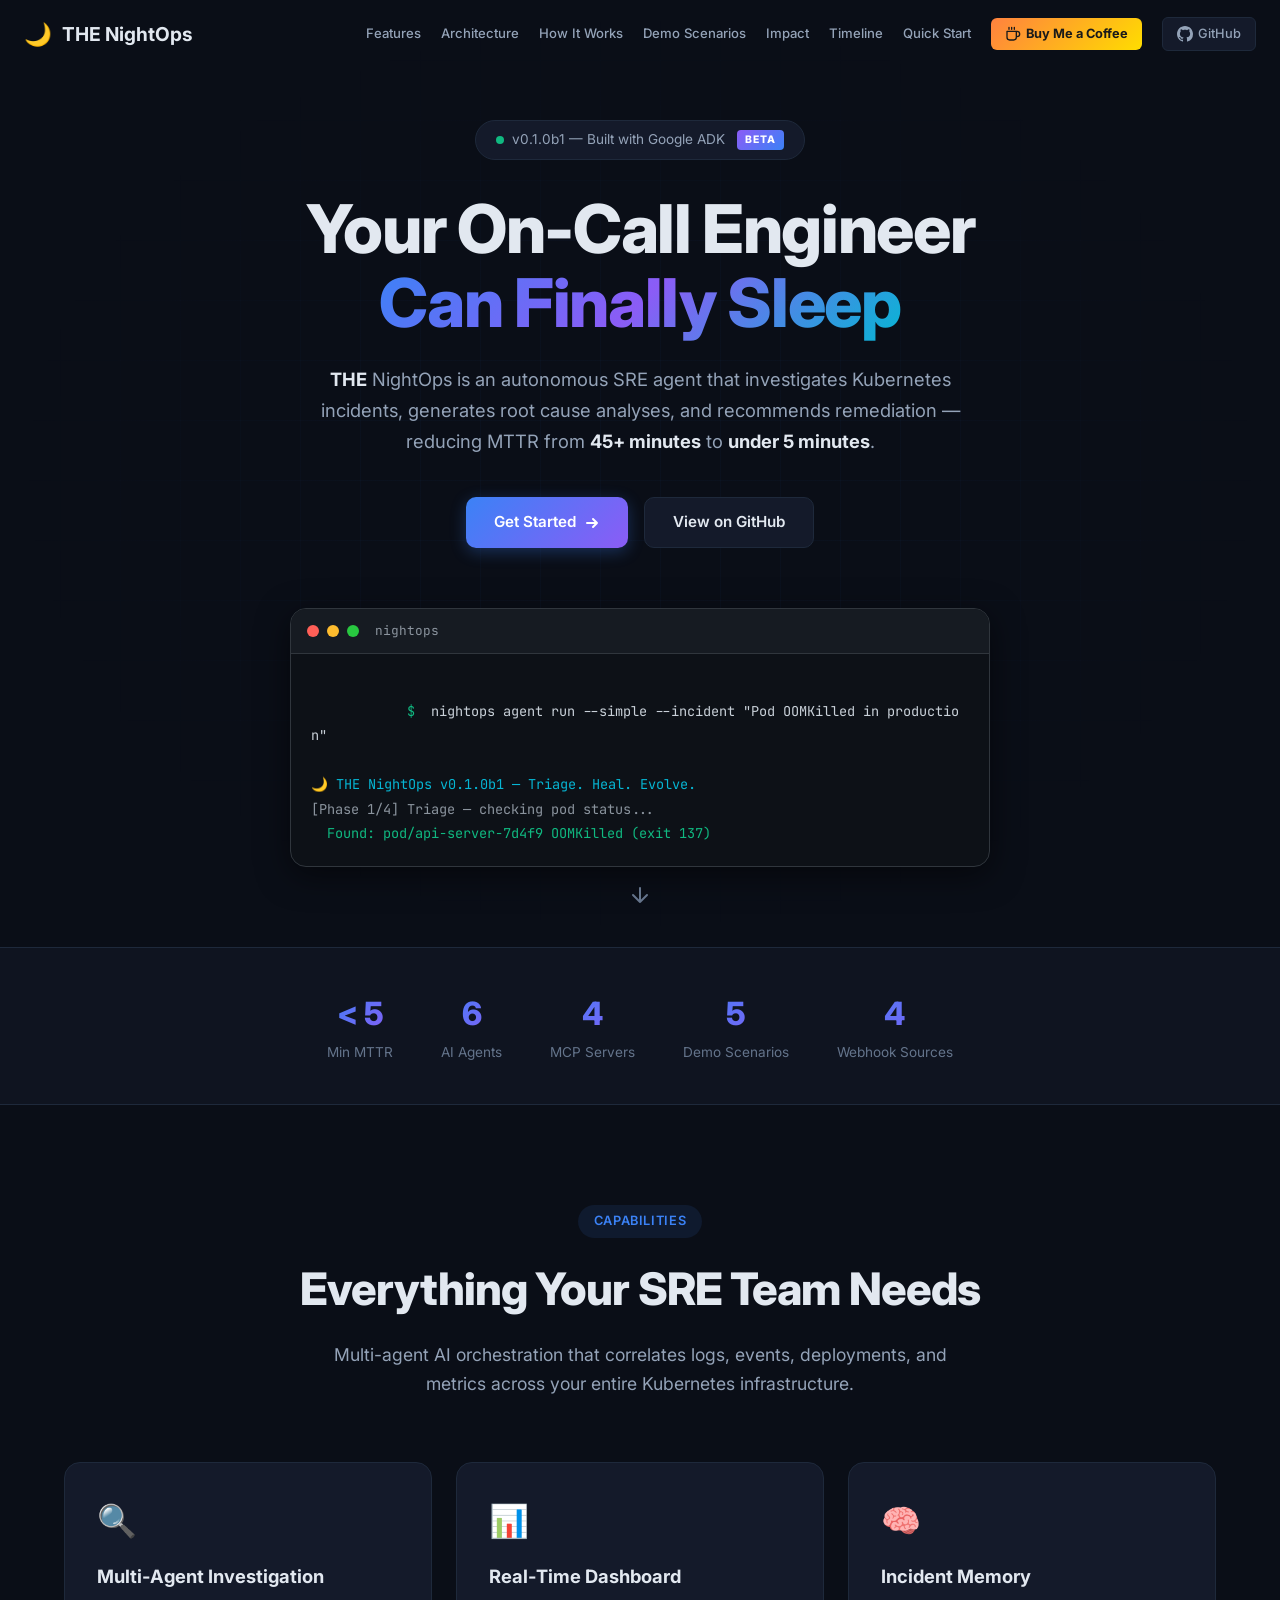
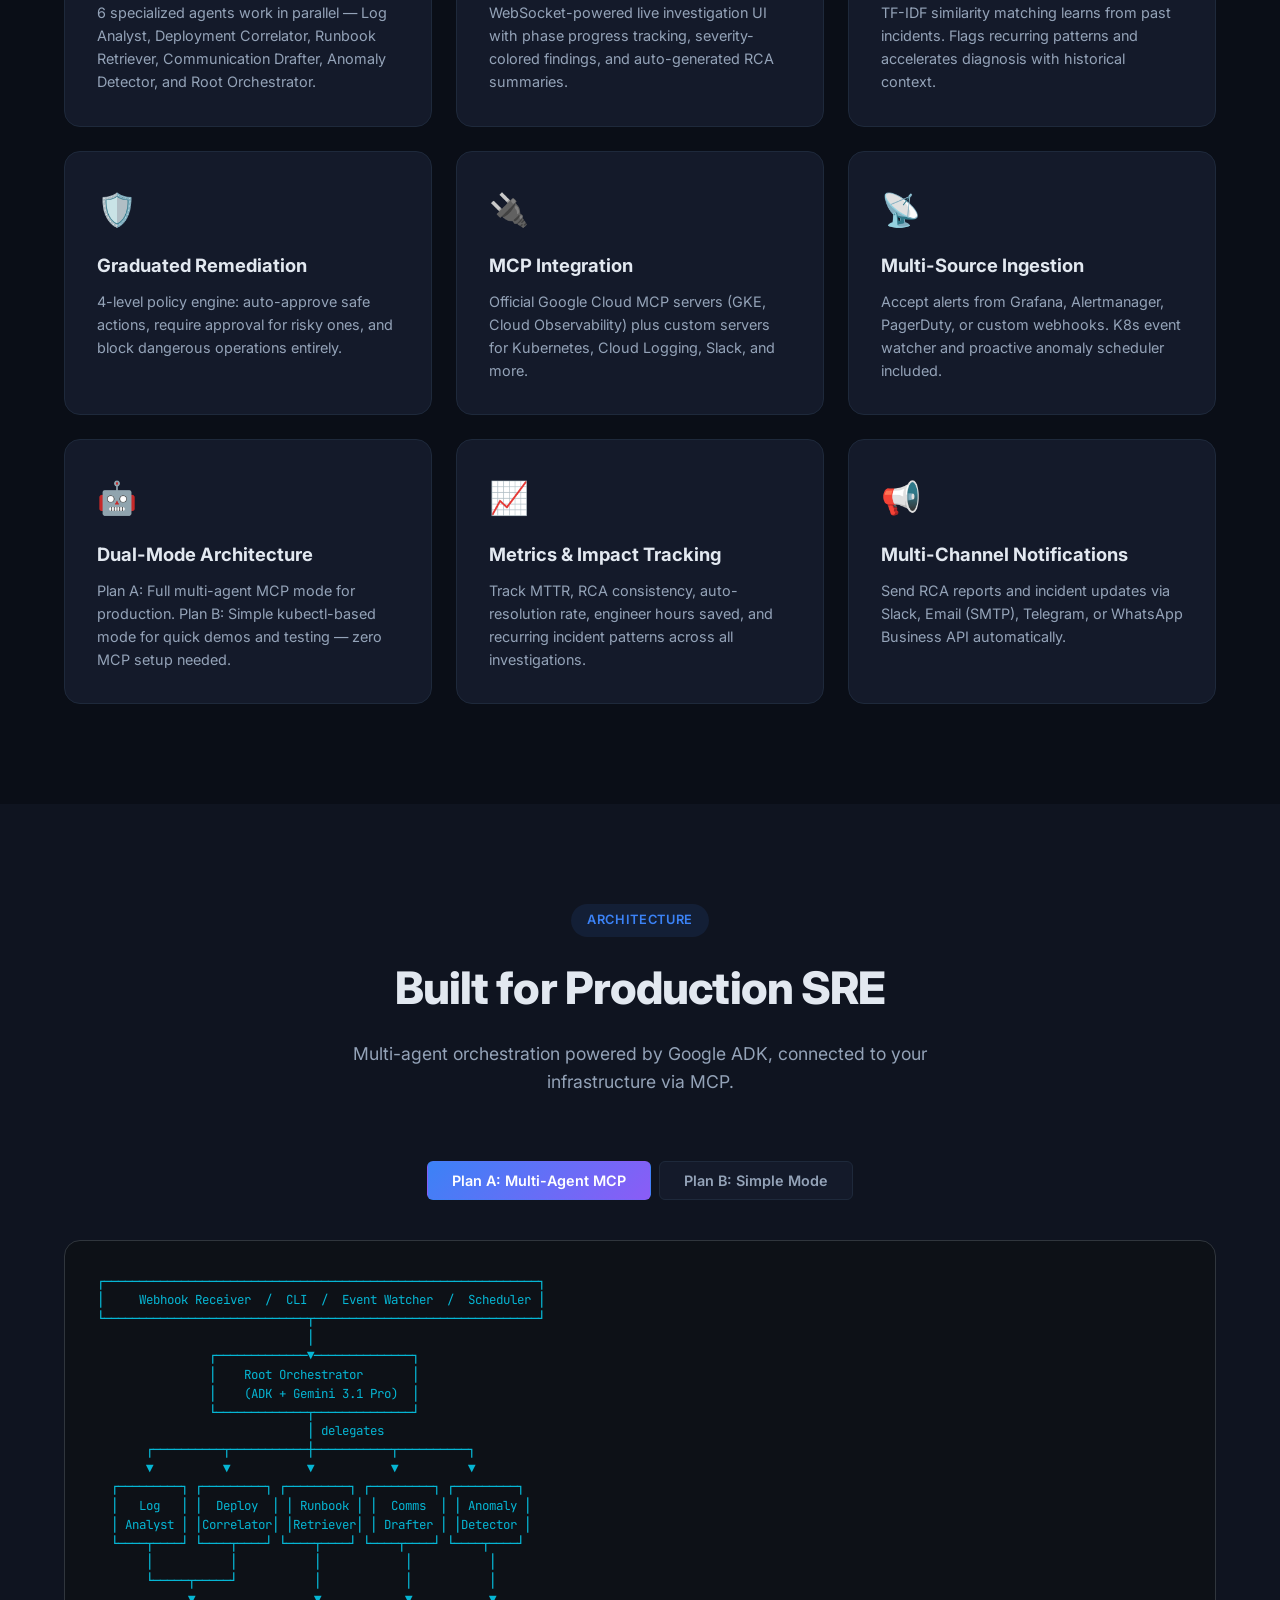
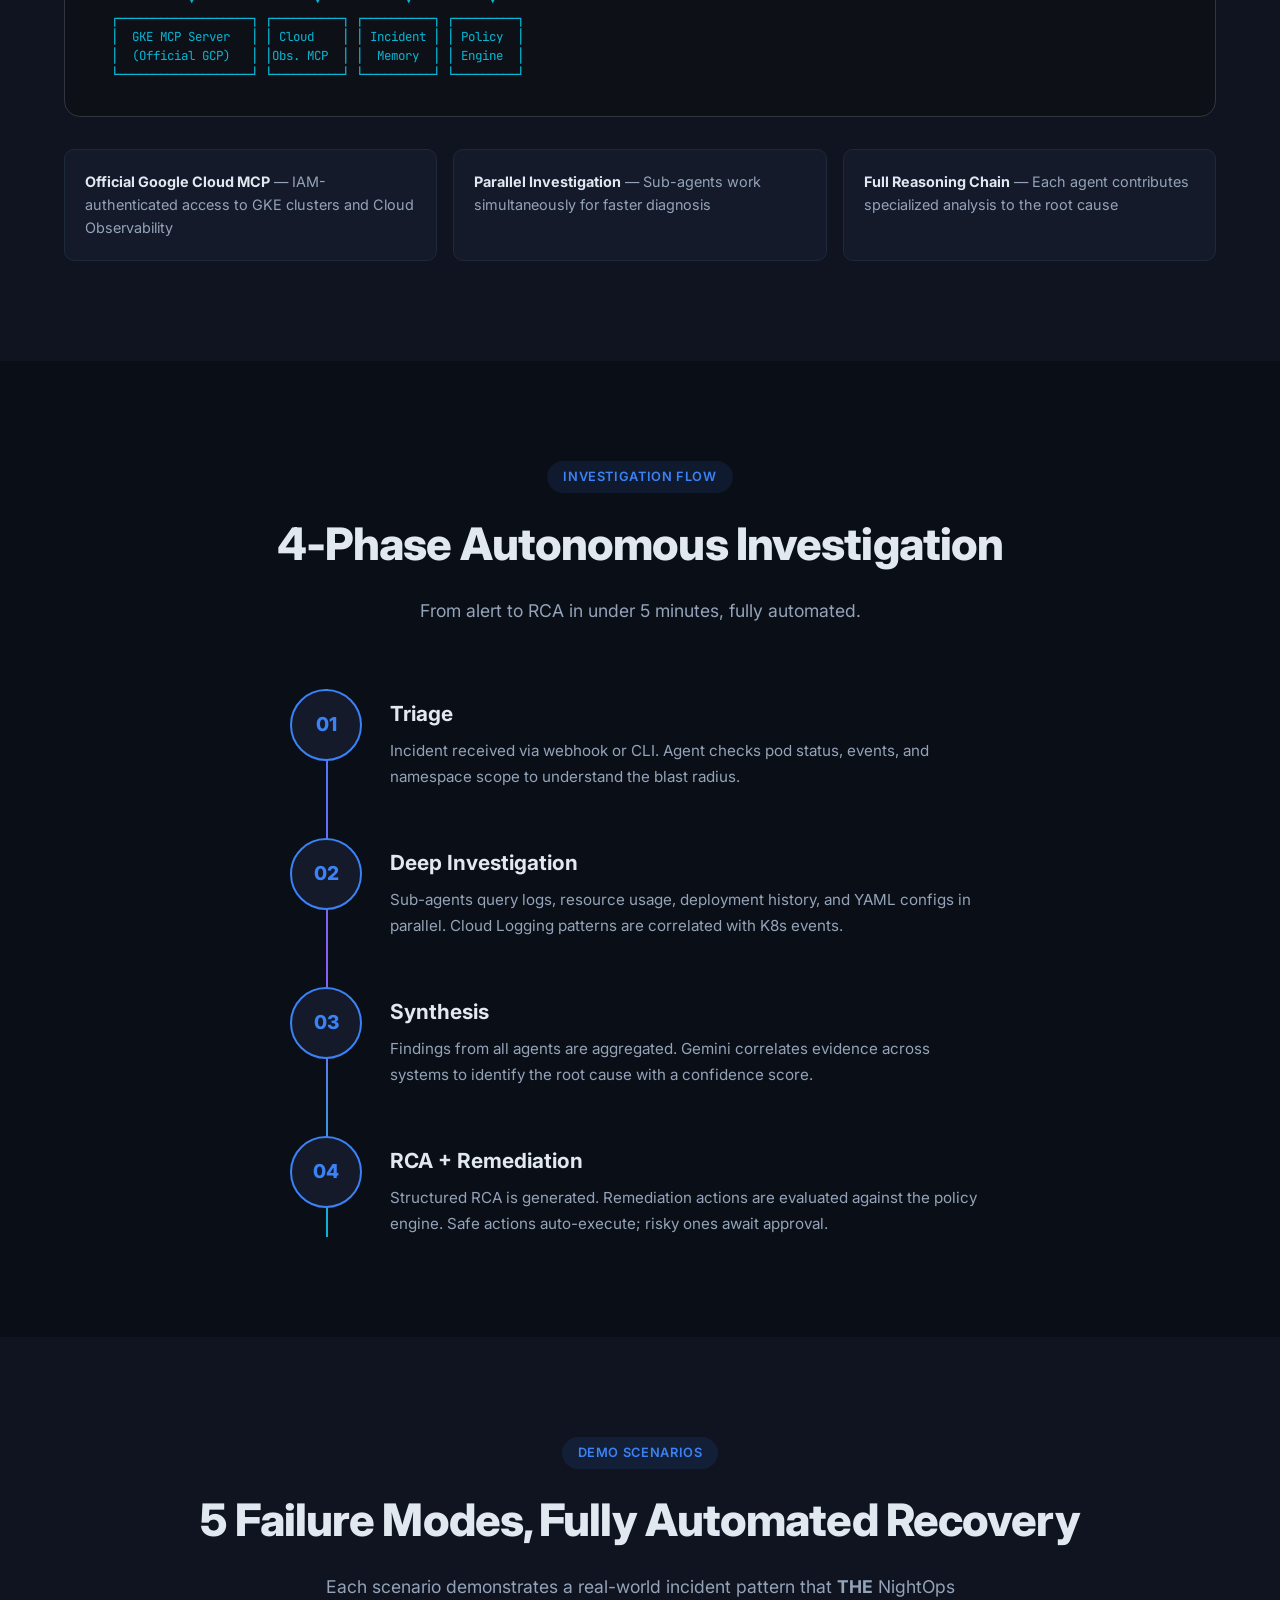
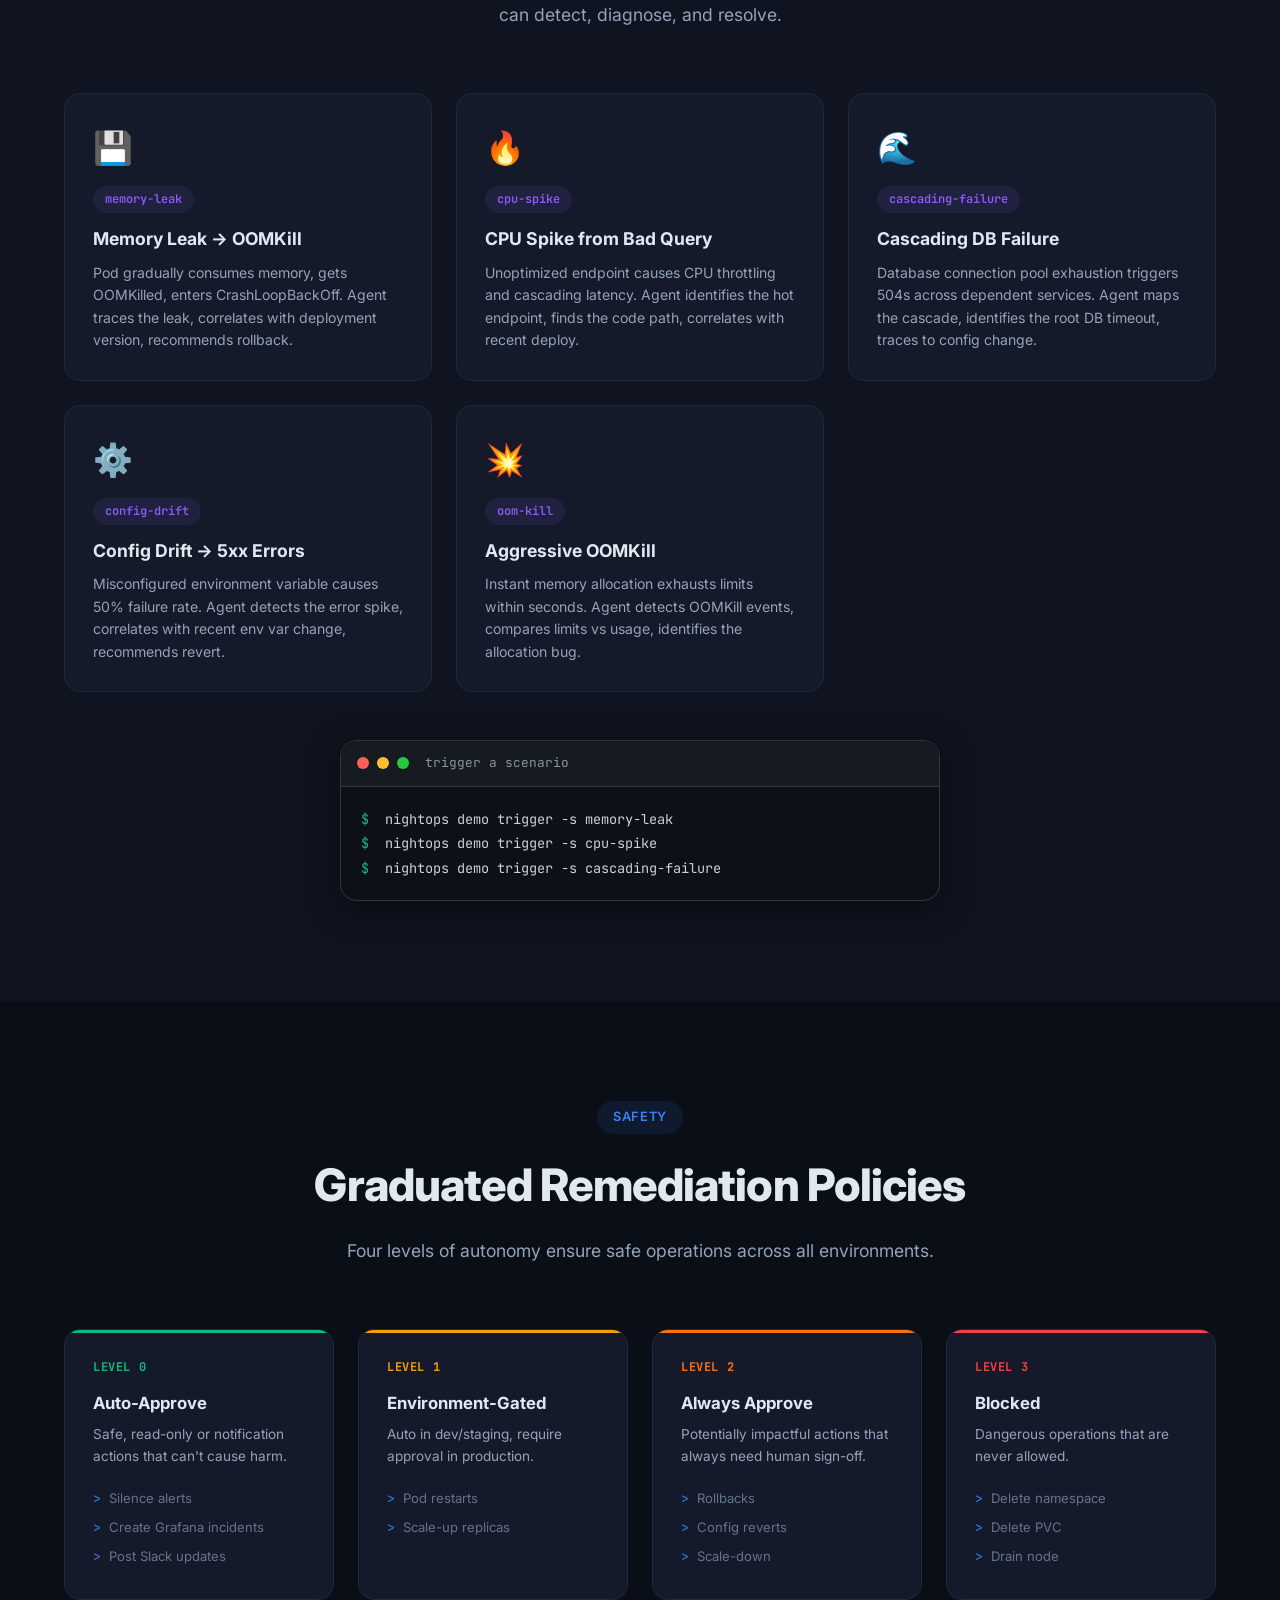
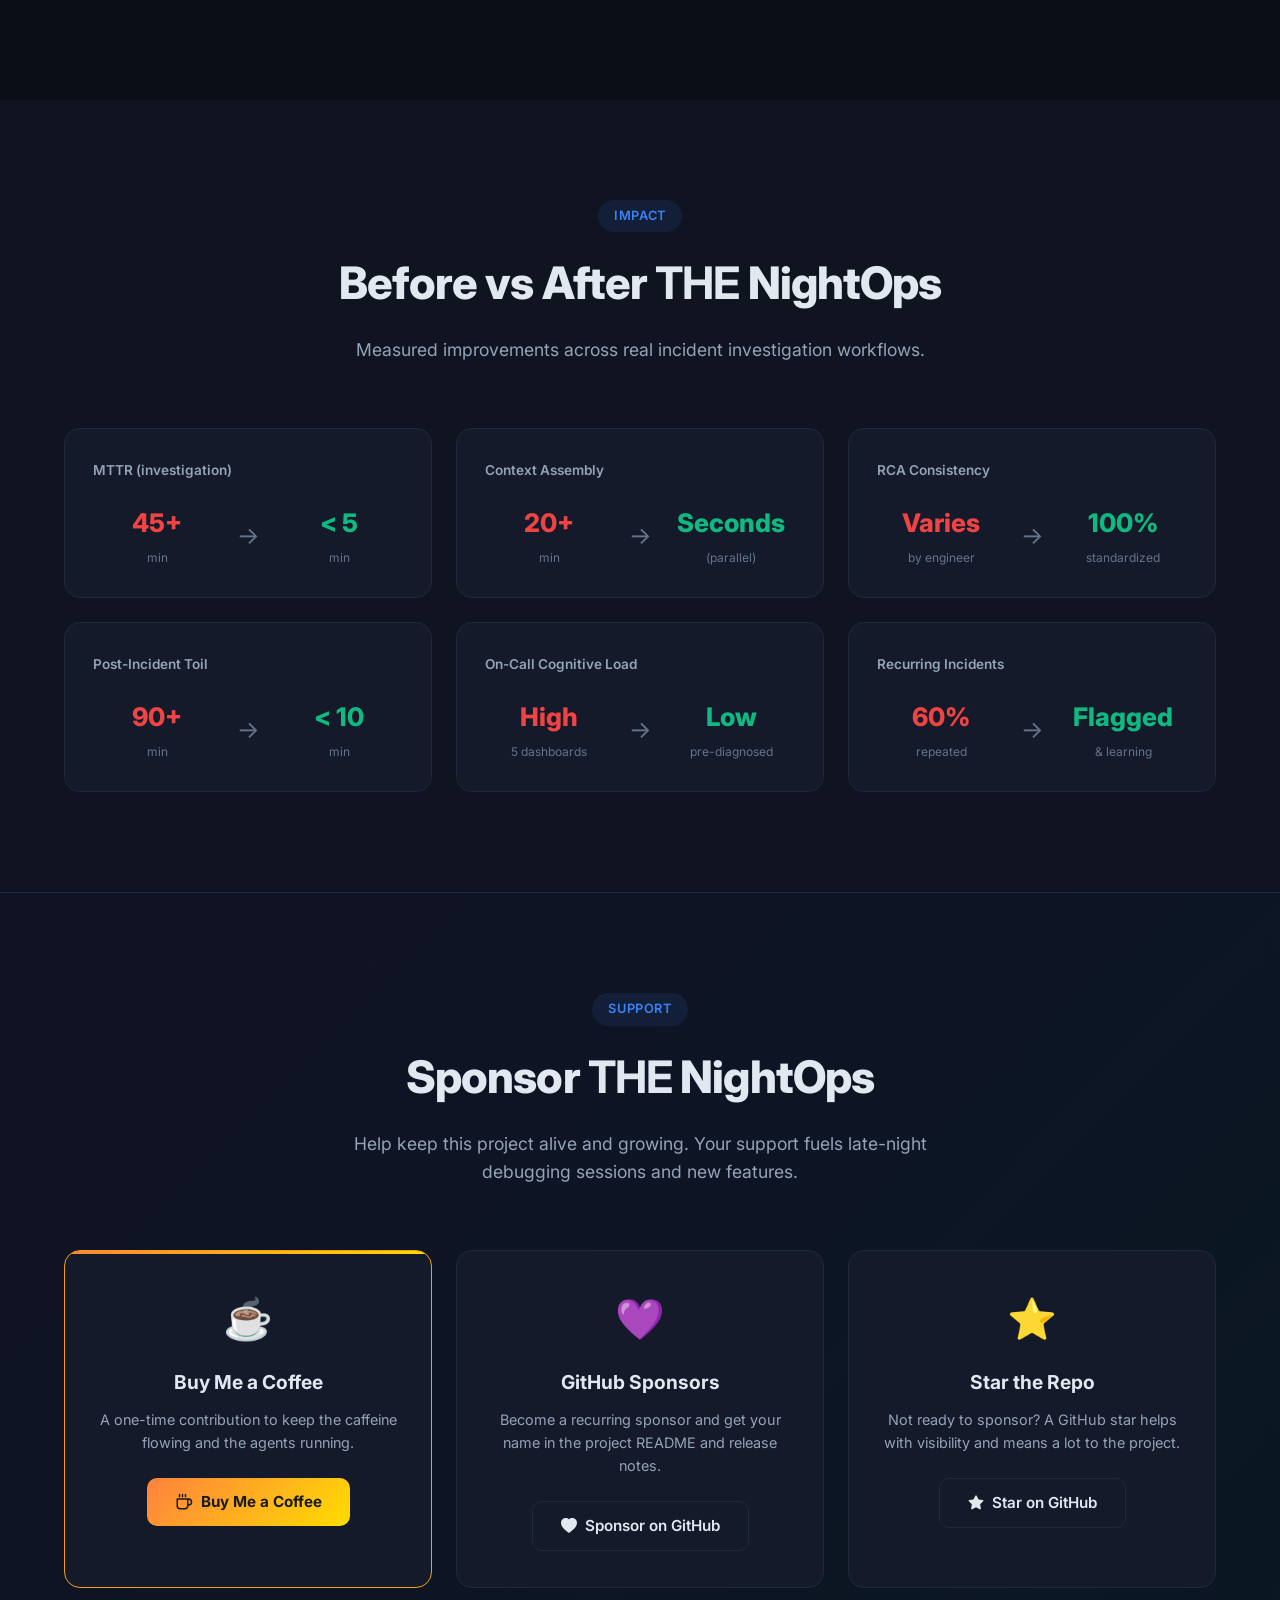
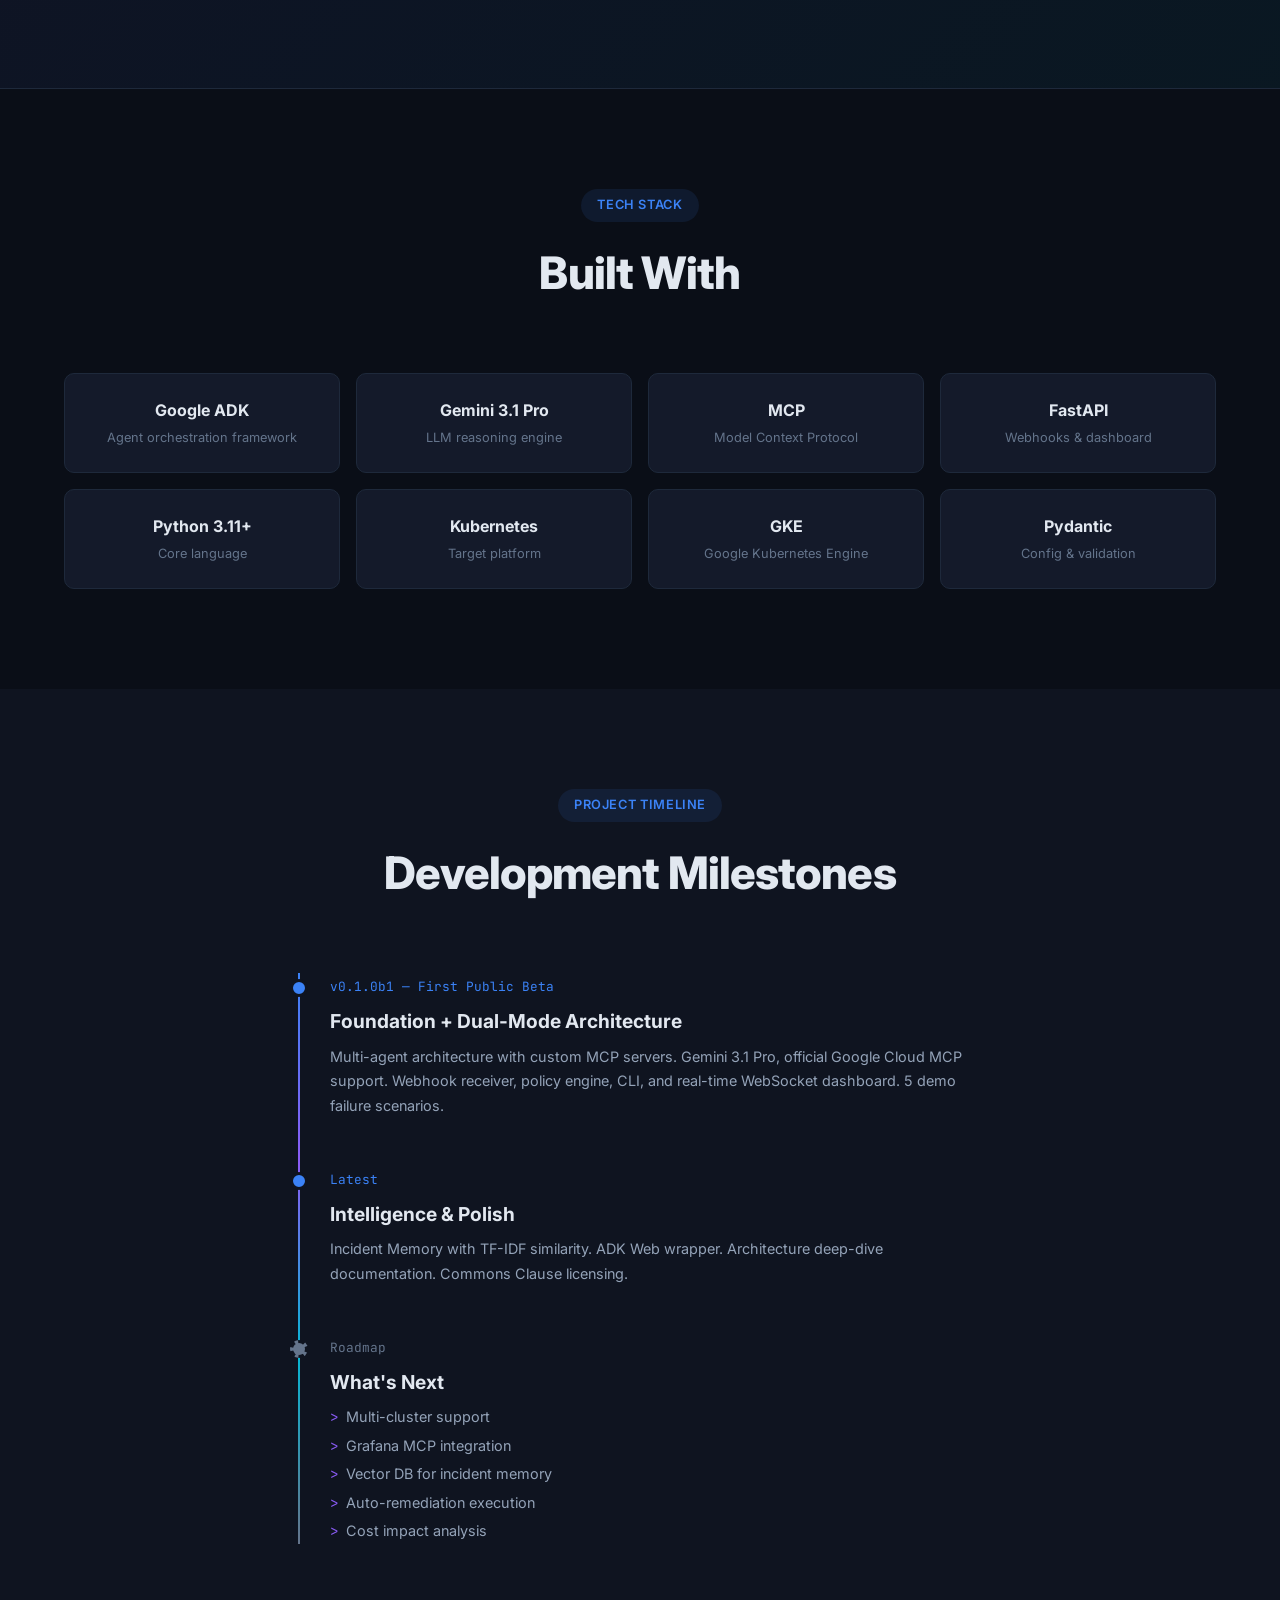
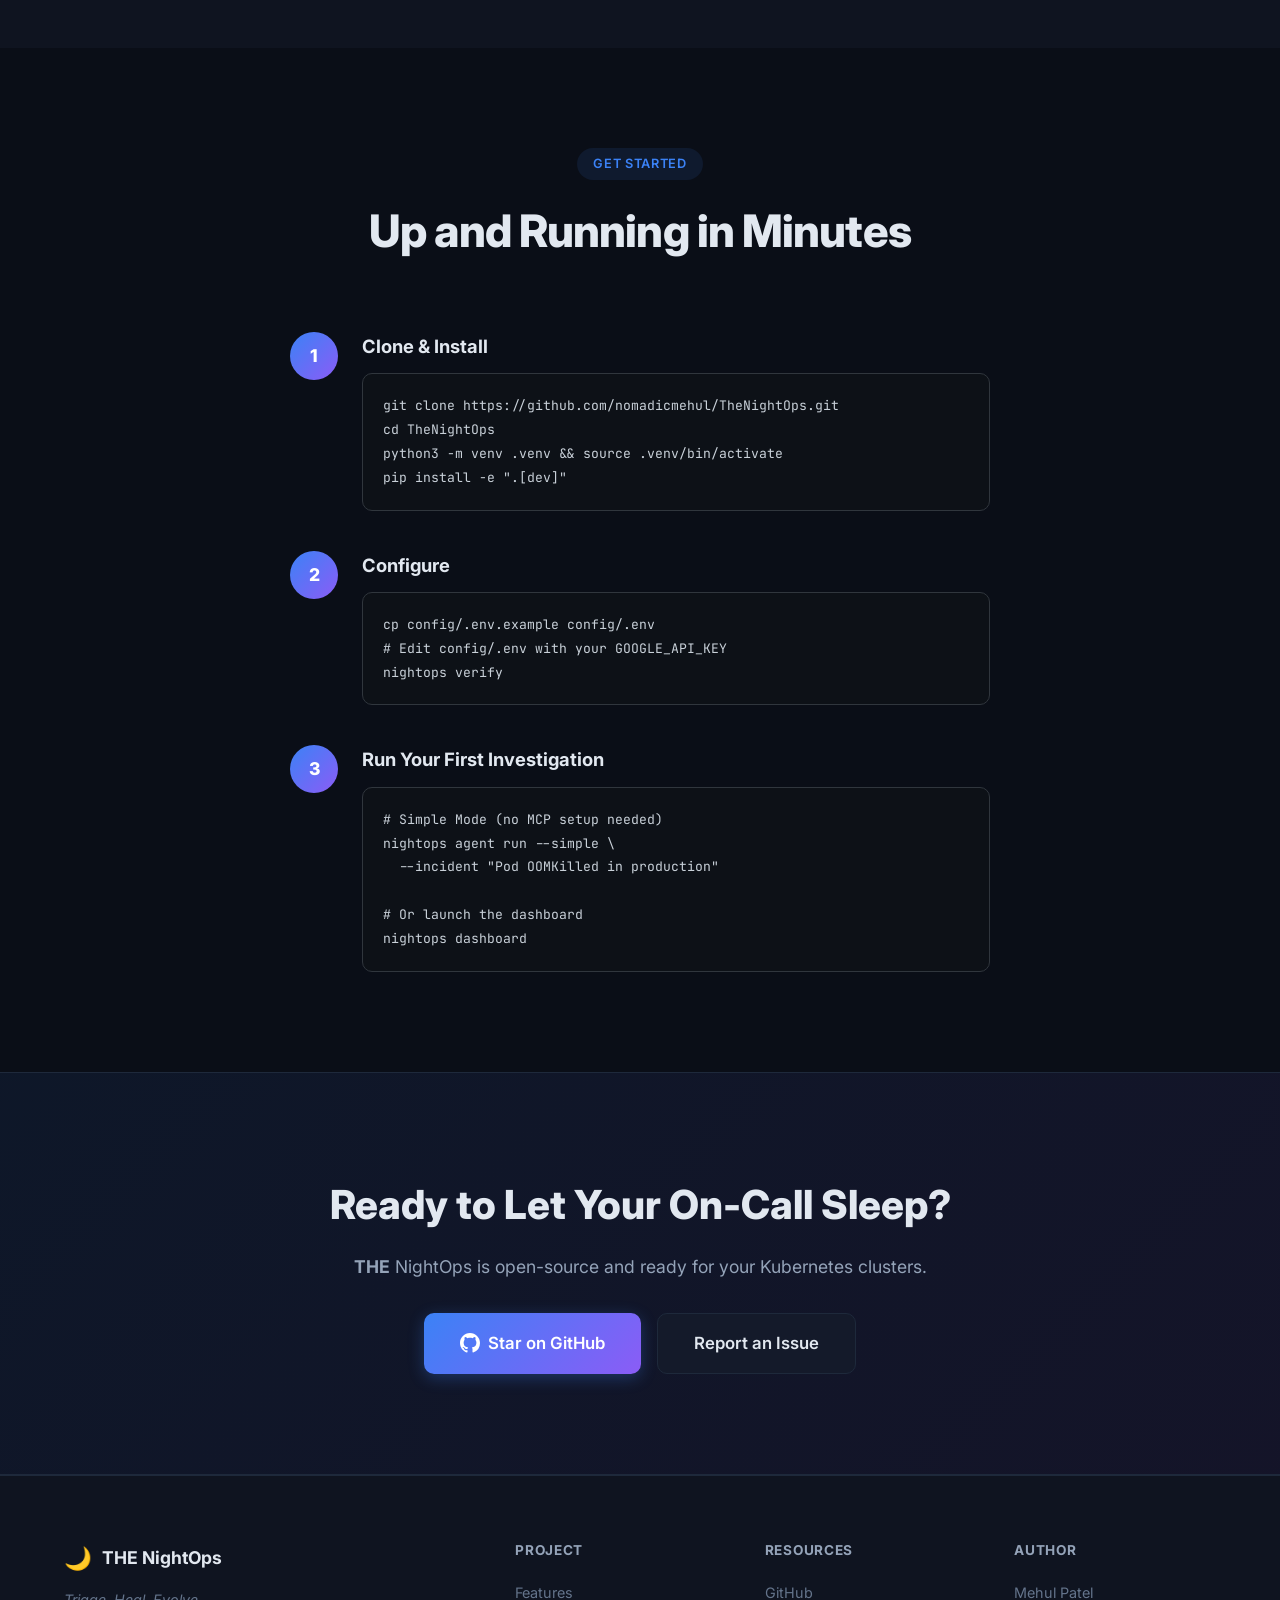
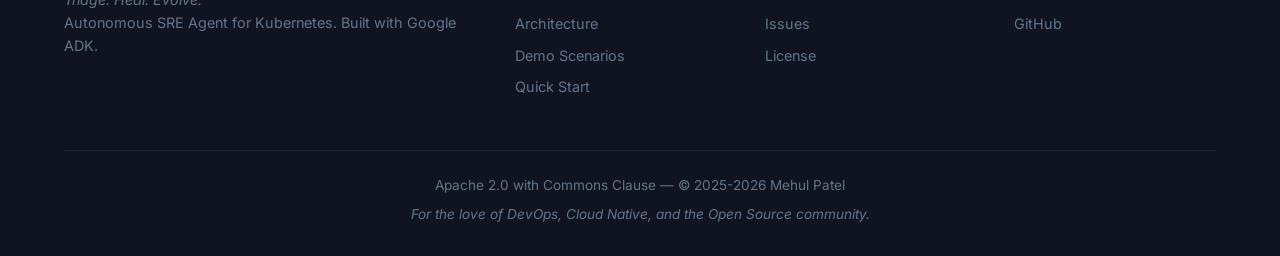
<file: docs/index.html>
<!DOCTYPE html>
<html lang="en">
<head>
  <meta charset="UTF-8">
  <meta name="viewport" content="width=device-width, initial-scale=1.0">
  <title>THE NightOps — Autonomous SRE Agent for Kubernetes</title>
  <meta name="description" content="AI-powered SRE agent that investigates Kubernetes incidents, generates root cause analyses, and recommends remediation — so your on-call engineer can sleep.">
  <meta name="keywords" content="kubernetes, SRE, incident response, AI agent, Google ADK, MCP, DevOps, autonomous operations">
  <meta name="author" content="Mehul Patel">

  <!-- Open Graph -->
  <meta property="og:title" content="THE NightOps — Autonomous SRE Agent for Kubernetes">
  <meta property="og:description" content="AI-powered incident investigation that reduces MTTR from 45+ minutes to under 5 minutes.">
  <meta property="og:type" content="website">
  <meta property="og:url" content="https://nomadicmehul.github.io/TheNightOps/">

  <!-- Twitter Card -->
  <meta name="twitter:card" content="summary_large_image">
  <meta name="twitter:title" content="THE NightOps — Autonomous SRE Agent">
  <meta name="twitter:description" content="AI-powered Kubernetes incident investigation. MTTR from 45 min to under 5 min.">

  <!-- Favicon -->
  <link rel="icon" href="data:image/svg+xml,<svg xmlns='http://www.w3.org/2000/svg' viewBox='0 0 100 100'><text y='.9em' font-size='90'>🌙</text></svg>">

  <!-- Fonts -->
  <link rel="preconnect" href="https://fonts.googleapis.com">
  <link rel="preconnect" href="https://fonts.gstatic.com" crossorigin>
  <link href="https://fonts.googleapis.com/css2?family=Inter:wght@300;400;500;600;700;800;900&family=JetBrains+Mono:wght@400;500;600&display=swap" rel="stylesheet">

  <link rel="stylesheet" href="assets/style.css">
</head>
<body>

  <!-- Navigation -->
  <nav class="navbar" id="navbar">
    <div class="nav-container">
      <a href="#" class="nav-logo">
        <span class="logo-icon">🌙</span>
        <span class="logo-text"><strong>THE</strong> NightOps</span>
      </a>
      <div class="nav-links" id="navLinks">
        <a href="#features" class="nav-link">Features</a>
        <a href="#architecture" class="nav-link">Architecture</a>
        <a href="#how-it-works" class="nav-link">How It Works</a>
        <a href="#demo" class="nav-link">Demo Scenarios</a>
        <a href="#metrics" class="nav-link">Impact</a>
        <a href="#timeline" class="nav-link">Timeline</a>
        <a href="#quickstart" class="nav-link">Quick Start</a>
        <a href="https://www.buymeacoffee.com/nomadicmehul" class="nav-link nav-coffee" target="_blank" rel="noopener">
          <svg width="16" height="16" viewBox="0 0 24 24" fill="none"><path d="M17 8h1a4 4 0 010 8h-1M3 8h14v9a4 4 0 01-4 4H7a4 4 0 01-4-4V8zM6 2v3M10 2v3M14 2v3" stroke="currentColor" stroke-width="2" stroke-linecap="round" stroke-linejoin="round"/></svg>
          Buy Me a Coffee
        </a>
        <a href="https://github.com/nomadicmehul/TheNightOps" class="nav-link nav-cta" target="_blank" rel="noopener">
          <svg class="github-icon" viewBox="0 0 16 16" width="16" height="16"><path fill="currentColor" d="M8 0C3.58 0 0 3.58 0 8c0 3.54 2.29 6.53 5.47 7.59.4.07.55-.17.55-.38 0-.19-.01-.82-.01-1.49-2.01.37-2.53-.49-2.69-.94-.09-.23-.48-.94-.82-1.13-.28-.15-.68-.52-.01-.53.63-.01 1.08.58 1.23.82.72 1.21 1.87.87 2.33.66.07-.52.28-.87.51-1.07-1.78-.2-3.64-.89-3.64-3.95 0-.87.31-1.59.82-2.15-.08-.2-.36-1.02.08-2.12 0 0 .67-.21 2.2.82.64-.18 1.32-.27 2-.27.68 0 1.36.09 2 .27 1.53-1.04 2.2-.82 2.2-.82.44 1.1.16 1.92.08 2.12.51.56.82 1.27.82 2.15 0 3.07-1.87 3.75-3.65 3.95.29.25.54.73.54 1.48 0 1.07-.01 1.93-.01 2.2 0 .21.15.46.55.38A8.013 8.013 0 0016 8c0-4.42-3.58-8-8-8z"></path></svg>
          GitHub
        </a>
      </div>
      <button class="nav-toggle" id="navToggle" aria-label="Toggle navigation">
        <span></span><span></span><span></span>
      </button>
    </div>
  </nav>

  <!-- Hero Section -->
  <section class="hero" id="hero">
    <div class="hero-bg">
      <div class="stars" id="stars"></div>
      <div class="grid-overlay"></div>
    </div>
    <div class="container hero-content">
      <div class="hero-badge">
        <span class="badge-dot"></span>
        v0.1.0b1 &mdash; Built with Google ADK
        <span class="badge-beta">BETA</span>
      </div>
      <h1 class="hero-title">
        Your On-Call Engineer<br>
        <span class="gradient-text">Can Finally Sleep</span>
      </h1>
      <p class="hero-subtitle">
        <strong>THE</strong> NightOps is an autonomous SRE agent that investigates Kubernetes incidents,
        generates root cause analyses, and recommends remediation &mdash; reducing MTTR
        from <strong>45+ minutes</strong> to <strong>under 5 minutes</strong>.
      </p>
      <div class="hero-actions">
        <a href="#quickstart" class="btn btn-primary">
          Get Started
          <svg width="16" height="16" viewBox="0 0 16 16" fill="none"><path d="M3 8h10M9 4l4 4-4 4" stroke="currentColor" stroke-width="2" stroke-linecap="round" stroke-linejoin="round"/></svg>
        </a>
        <a href="https://github.com/nomadicmehul/TheNightOps" class="btn btn-secondary" target="_blank" rel="noopener">
          View on GitHub
        </a>
      </div>
      <div class="hero-terminal">
        <div class="terminal-header">
          <span class="terminal-dot red"></span>
          <span class="terminal-dot yellow"></span>
          <span class="terminal-dot green"></span>
          <span class="terminal-title">nightops</span>
        </div>
        <div class="terminal-body" id="terminalBody">
          <div class="terminal-line">
            <span class="prompt">$</span> nightops agent run --simple --incident "Pod OOMKilled in production"
          </div>
        </div>
      </div>
    </div>
    <div class="hero-scroll">
      <a href="#features" aria-label="Scroll down">
        <svg width="24" height="24" viewBox="0 0 24 24" fill="none"><path d="M12 5v14M5 12l7 7 7-7" stroke="currentColor" stroke-width="2" stroke-linecap="round" stroke-linejoin="round"/></svg>
      </a>
    </div>
  </section>

  <!-- Stats Bar -->
  <section class="stats-bar">
    <div class="container">
      <div class="stats-grid">
        <div class="stat-item" data-count="5">
          <span class="stat-number">< 5</span>
          <span class="stat-label">Min MTTR</span>
        </div>
        <div class="stat-item">
          <span class="stat-number">6</span>
          <span class="stat-label">AI Agents</span>
        </div>
        <div class="stat-item">
          <span class="stat-number">4</span>
          <span class="stat-label">MCP Servers</span>
        </div>
        <div class="stat-item">
          <span class="stat-number">5</span>
          <span class="stat-label">Demo Scenarios</span>
        </div>
        <div class="stat-item">
          <span class="stat-number">4</span>
          <span class="stat-label">Webhook Sources</span>
        </div>
      </div>
    </div>
  </section>

  <!-- Features Section -->
  <section class="section" id="features">
    <div class="container">
      <div class="section-header">
        <span class="section-tag">Capabilities</span>
        <h2 class="section-title">Everything Your SRE Team Needs</h2>
        <p class="section-subtitle">Multi-agent AI orchestration that correlates logs, events, deployments, and metrics across your entire Kubernetes infrastructure.</p>
      </div>
      <div class="features-grid">
        <div class="feature-card" data-aos>
          <div class="feature-icon">🔍</div>
          <h3>Multi-Agent Investigation</h3>
          <p>6 specialized agents work in parallel &mdash; Log Analyst, Deployment Correlator, Runbook Retriever, Communication Drafter, Anomaly Detector, and Root Orchestrator.</p>
        </div>
        <div class="feature-card" data-aos>
          <div class="feature-icon">📊</div>
          <h3>Real-Time Dashboard</h3>
          <p>WebSocket-powered live investigation UI with phase progress tracking, severity-colored findings, and auto-generated RCA summaries.</p>
        </div>
        <div class="feature-card" data-aos>
          <div class="feature-icon">🧠</div>
          <h3>Incident Memory</h3>
          <p>TF-IDF similarity matching learns from past incidents. Flags recurring patterns and accelerates diagnosis with historical context.</p>
        </div>
        <div class="feature-card" data-aos>
          <div class="feature-icon">🛡️</div>
          <h3>Graduated Remediation</h3>
          <p>4-level policy engine: auto-approve safe actions, require approval for risky ones, and block dangerous operations entirely.</p>
        </div>
        <div class="feature-card" data-aos>
          <div class="feature-icon">🔌</div>
          <h3>MCP Integration</h3>
          <p>Official Google Cloud MCP servers (GKE, Cloud Observability) plus custom servers for Kubernetes, Cloud Logging, Slack, and more.</p>
        </div>
        <div class="feature-card" data-aos>
          <div class="feature-icon">📡</div>
          <h3>Multi-Source Ingestion</h3>
          <p>Accept alerts from Grafana, Alertmanager, PagerDuty, or custom webhooks. K8s event watcher and proactive anomaly scheduler included.</p>
        </div>
        <div class="feature-card" data-aos>
          <div class="feature-icon">🤖</div>
          <h3>Dual-Mode Architecture</h3>
          <p>Plan A: Full multi-agent MCP mode for production. Plan B: Simple kubectl-based mode for quick demos and testing &mdash; zero MCP setup needed.</p>
        </div>
        <div class="feature-card" data-aos>
          <div class="feature-icon">📈</div>
          <h3>Metrics & Impact Tracking</h3>
          <p>Track MTTR, RCA consistency, auto-resolution rate, engineer hours saved, and recurring incident patterns across all investigations.</p>
        </div>
        <div class="feature-card" data-aos>
          <div class="feature-icon">📢</div>
          <h3>Multi-Channel Notifications</h3>
          <p>Send RCA reports and incident updates via Slack, Email (SMTP), Telegram, or WhatsApp Business API automatically.</p>
        </div>
      </div>
    </div>
  </section>

  <!-- Architecture Section -->
  <section class="section section-dark" id="architecture">
    <div class="container">
      <div class="section-header">
        <span class="section-tag">Architecture</span>
        <h2 class="section-title">Built for Production SRE</h2>
        <p class="section-subtitle">Multi-agent orchestration powered by Google ADK, connected to your infrastructure via MCP.</p>
      </div>
      <div class="arch-tabs">
        <button class="arch-tab active" data-tab="plana">Plan A: Multi-Agent MCP</button>
        <button class="arch-tab" data-tab="planb">Plan B: Simple Mode</button>
      </div>
      <div class="arch-content">
        <div class="arch-panel active" id="plana">
          <div class="arch-diagram">
<pre class="arch-ascii">
┌──────────────────────────────────────────────────────────────┐
│     Webhook Receiver  /  CLI  /  Event Watcher  /  Scheduler │
└─────────────────────────────┬────────────────────────────────┘
                              │
                ┌─────────────▼──────────────┐
                │    Root Orchestrator       │
                │    (ADK + Gemini 3.1 Pro)  │
                └─────────────┬──────────────┘
                              │ delegates
       ┌──────────┬───────────┼───────────┬──────────┐
       ▼          ▼           ▼           ▼          ▼
  ┌─────────┐ ┌─────────┐ ┌─────────┐ ┌─────────┐ ┌─────────┐
  │   Log   │ │  Deploy  │ │ Runbook │ │  Comms  │ │ Anomaly │
  │ Analyst │ │Correlator│ │Retriever│ │ Drafter │ │Detector │
  └────┬────┘ └────┬────┘ └────┬────┘ └────┬────┘ └────┬────┘
       │           │           │            │           │
       └─────┬─────┘           │            │           │
             ▼                 ▼            ▼           ▼
  ┌───────────────────┐ ┌──────────┐ ┌──────────┐ ┌─────────┐
  │  GKE MCP Server   │ │ Cloud    │ │ Incident │ │ Policy  │
  │  (Official GCP)   │ │Obs. MCP  │ │  Memory  │ │ Engine  │
  └───────────────────┘ └──────────┘ └──────────┘ └─────────┘
</pre>
          </div>
          <div class="arch-features">
            <div class="arch-feature">
              <strong>Official Google Cloud MCP</strong> &mdash; IAM-authenticated access to GKE clusters and Cloud Observability
            </div>
            <div class="arch-feature">
              <strong>Parallel Investigation</strong> &mdash; Sub-agents work simultaneously for faster diagnosis
            </div>
            <div class="arch-feature">
              <strong>Full Reasoning Chain</strong> &mdash; Each agent contributes specialized analysis to the root cause
            </div>
          </div>
        </div>
        <div class="arch-panel" id="planb">
          <div class="arch-diagram">
<pre class="arch-ascii">
┌──────────────────────────────────────────────────────┐
│     Webhook Receiver  /  CLI  /  Event Watcher       │
└────────────────────────┬─────────────────────────────┘
                         │
              ┌──────────▼──────────┐
              │    Simple Agent     │
              │  (ADK + Gemini)     │
              └──────────┬──────────┘
                         │
          ┌──────────────┼──────────────┐
          ▼              ▼              ▼
   ┌────────────┐ ┌────────────┐ ┌────────────┐
   │ kubectl    │ │ kubectl    │ │ kubectl    │
   │ get pods   │ │ logs       │ │ top        │
   │ get events │ │ describe   │ │ rollout    │
   └────────────┘ └────────────┘ └────────────┘
                         │
              (Any kubectl-configured cluster)
</pre>
          </div>
          <div class="arch-features">
            <div class="arch-feature">
              <strong>Zero MCP Setup</strong> &mdash; Works with any cluster where kubectl is configured
            </div>
            <div class="arch-feature">
              <strong>Single Agent</strong> &mdash; Direct kubectl subprocess calls for maximum reliability
            </div>
            <div class="arch-feature">
              <strong>Perfect for Demos</strong> &mdash; Get started in minutes, no GCP project required
            </div>
          </div>
        </div>
      </div>
    </div>
  </section>

  <!-- How It Works -->
  <section class="section" id="how-it-works">
    <div class="container">
      <div class="section-header">
        <span class="section-tag">Investigation Flow</span>
        <h2 class="section-title">4-Phase Autonomous Investigation</h2>
        <p class="section-subtitle">From alert to RCA in under 5 minutes, fully automated.</p>
      </div>
      <div class="phases-timeline">
        <div class="phase-item" data-aos>
          <div class="phase-number">01</div>
          <div class="phase-content">
            <h3>Triage</h3>
            <p>Incident received via webhook or CLI. Agent checks pod status, events, and namespace scope to understand the blast radius.</p>
          </div>
        </div>
        <div class="phase-item" data-aos>
          <div class="phase-number">02</div>
          <div class="phase-content">
            <h3>Deep Investigation</h3>
            <p>Sub-agents query logs, resource usage, deployment history, and YAML configs in parallel. Cloud Logging patterns are correlated with K8s events.</p>
          </div>
        </div>
        <div class="phase-item" data-aos>
          <div class="phase-number">03</div>
          <div class="phase-content">
            <h3>Synthesis</h3>
            <p>Findings from all agents are aggregated. Gemini correlates evidence across systems to identify the root cause with a confidence score.</p>
          </div>
        </div>
        <div class="phase-item" data-aos>
          <div class="phase-number">04</div>
          <div class="phase-content">
            <h3>RCA + Remediation</h3>
            <p>Structured RCA is generated. Remediation actions are evaluated against the policy engine. Safe actions auto-execute; risky ones await approval.</p>
          </div>
        </div>
      </div>
    </div>
  </section>

  <!-- Demo Scenarios -->
  <section class="section section-dark" id="demo">
    <div class="container">
      <div class="section-header">
        <span class="section-tag">Demo Scenarios</span>
        <h2 class="section-title">5 Failure Modes, Fully Automated Recovery</h2>
        <p class="section-subtitle">Each scenario demonstrates a real-world incident pattern that <strong>THE</strong> NightOps can detect, diagnose, and resolve.</p>
      </div>
      <div class="scenarios-grid">
        <div class="scenario-card" data-aos>
          <div class="scenario-icon">💾</div>
          <div class="scenario-tag">memory-leak</div>
          <h3>Memory Leak &rarr; OOMKill</h3>
          <p>Pod gradually consumes memory, gets OOMKilled, enters CrashLoopBackOff. Agent traces the leak, correlates with deployment version, recommends rollback.</p>
        </div>
        <div class="scenario-card" data-aos>
          <div class="scenario-icon">🔥</div>
          <div class="scenario-tag">cpu-spike</div>
          <h3>CPU Spike from Bad Query</h3>
          <p>Unoptimized endpoint causes CPU throttling and cascading latency. Agent identifies the hot endpoint, finds the code path, correlates with recent deploy.</p>
        </div>
        <div class="scenario-card" data-aos>
          <div class="scenario-icon">🌊</div>
          <div class="scenario-tag">cascading-failure</div>
          <h3>Cascading DB Failure</h3>
          <p>Database connection pool exhaustion triggers 504s across dependent services. Agent maps the cascade, identifies the root DB timeout, traces to config change.</p>
        </div>
        <div class="scenario-card" data-aos>
          <div class="scenario-icon">⚙️</div>
          <div class="scenario-tag">config-drift</div>
          <h3>Config Drift &rarr; 5xx Errors</h3>
          <p>Misconfigured environment variable causes 50% failure rate. Agent detects the error spike, correlates with recent env var change, recommends revert.</p>
        </div>
        <div class="scenario-card" data-aos>
          <div class="scenario-icon">💥</div>
          <div class="scenario-tag">oom-kill</div>
          <h3>Aggressive OOMKill</h3>
          <p>Instant memory allocation exhausts limits within seconds. Agent detects OOMKill events, compares limits vs usage, identifies the allocation bug.</p>
        </div>
      </div>
      <div class="scenario-command">
        <div class="terminal-header">
          <span class="terminal-dot red"></span>
          <span class="terminal-dot yellow"></span>
          <span class="terminal-dot green"></span>
          <span class="terminal-title">trigger a scenario</span>
        </div>
        <div class="terminal-body">
          <div class="terminal-line"><span class="prompt">$</span> nightops demo trigger -s memory-leak</div>
          <div class="terminal-line"><span class="prompt">$</span> nightops demo trigger -s cpu-spike</div>
          <div class="terminal-line"><span class="prompt">$</span> nightops demo trigger -s cascading-failure</div>
        </div>
      </div>
    </div>
  </section>

  <!-- Remediation Policies -->
  <section class="section" id="remediation">
    <div class="container">
      <div class="section-header">
        <span class="section-tag">Safety</span>
        <h2 class="section-title">Graduated Remediation Policies</h2>
        <p class="section-subtitle">Four levels of autonomy ensure safe operations across all environments.</p>
      </div>
      <div class="policy-grid">
        <div class="policy-card policy-level-0" data-aos>
          <div class="policy-level">Level 0</div>
          <h3>Auto-Approve</h3>
          <p>Safe, read-only or notification actions that can't cause harm.</p>
          <ul>
            <li>Silence alerts</li>
            <li>Create Grafana incidents</li>
            <li>Post Slack updates</li>
          </ul>
        </div>
        <div class="policy-card policy-level-1" data-aos>
          <div class="policy-level">Level 1</div>
          <h3>Environment-Gated</h3>
          <p>Auto in dev/staging, require approval in production.</p>
          <ul>
            <li>Pod restarts</li>
            <li>Scale-up replicas</li>
          </ul>
        </div>
        <div class="policy-card policy-level-2" data-aos>
          <div class="policy-level">Level 2</div>
          <h3>Always Approve</h3>
          <p>Potentially impactful actions that always need human sign-off.</p>
          <ul>
            <li>Rollbacks</li>
            <li>Config reverts</li>
            <li>Scale-down</li>
          </ul>
        </div>
        <div class="policy-card policy-level-3" data-aos>
          <div class="policy-level">Level 3</div>
          <h3>Blocked</h3>
          <p>Dangerous operations that are never allowed.</p>
          <ul>
            <li>Delete namespace</li>
            <li>Delete PVC</li>
            <li>Drain node</li>
          </ul>
        </div>
      </div>
    </div>
  </section>

  <!-- Metrics / Impact Section -->
  <section class="section section-dark" id="metrics">
    <div class="container">
      <div class="section-header">
        <span class="section-tag">Impact</span>
        <h2 class="section-title">Before vs After <strong>THE</strong> NightOps</h2>
        <p class="section-subtitle">Measured improvements across real incident investigation workflows.</p>
      </div>
      <div class="metrics-grid">
        <div class="metric-card" data-aos>
          <div class="metric-header">
            <span class="metric-label">MTTR (investigation)</span>
          </div>
          <div class="metric-comparison">
            <div class="metric-before">
              <span class="metric-value">45+</span>
              <span class="metric-unit">min</span>
            </div>
            <div class="metric-arrow">&rarr;</div>
            <div class="metric-after">
              <span class="metric-value">&lt; 5</span>
              <span class="metric-unit">min</span>
            </div>
          </div>
        </div>
        <div class="metric-card" data-aos>
          <div class="metric-header">
            <span class="metric-label">Context Assembly</span>
          </div>
          <div class="metric-comparison">
            <div class="metric-before">
              <span class="metric-value">20+</span>
              <span class="metric-unit">min</span>
            </div>
            <div class="metric-arrow">&rarr;</div>
            <div class="metric-after">
              <span class="metric-value">Seconds</span>
              <span class="metric-unit">(parallel)</span>
            </div>
          </div>
        </div>
        <div class="metric-card" data-aos>
          <div class="metric-header">
            <span class="metric-label">RCA Consistency</span>
          </div>
          <div class="metric-comparison">
            <div class="metric-before">
              <span class="metric-value">Varies</span>
              <span class="metric-unit">by engineer</span>
            </div>
            <div class="metric-arrow">&rarr;</div>
            <div class="metric-after">
              <span class="metric-value">100%</span>
              <span class="metric-unit">standardized</span>
            </div>
          </div>
        </div>
        <div class="metric-card" data-aos>
          <div class="metric-header">
            <span class="metric-label">Post-Incident Toil</span>
          </div>
          <div class="metric-comparison">
            <div class="metric-before">
              <span class="metric-value">90+</span>
              <span class="metric-unit">min</span>
            </div>
            <div class="metric-arrow">&rarr;</div>
            <div class="metric-after">
              <span class="metric-value">&lt; 10</span>
              <span class="metric-unit">min</span>
            </div>
          </div>
        </div>
        <div class="metric-card" data-aos>
          <div class="metric-header">
            <span class="metric-label">On-Call Cognitive Load</span>
          </div>
          <div class="metric-comparison">
            <div class="metric-before">
              <span class="metric-value">High</span>
              <span class="metric-unit">5 dashboards</span>
            </div>
            <div class="metric-arrow">&rarr;</div>
            <div class="metric-after">
              <span class="metric-value">Low</span>
              <span class="metric-unit">pre-diagnosed</span>
            </div>
          </div>
        </div>
        <div class="metric-card" data-aos>
          <div class="metric-header">
            <span class="metric-label">Recurring Incidents</span>
          </div>
          <div class="metric-comparison">
            <div class="metric-before">
              <span class="metric-value">60%</span>
              <span class="metric-unit">repeated</span>
            </div>
            <div class="metric-arrow">&rarr;</div>
            <div class="metric-after">
              <span class="metric-value">Flagged</span>
              <span class="metric-unit">& learning</span>
            </div>
          </div>
        </div>
      </div>
    </div>
  </section>

  <!-- Sponsor Section -->
  <section class="section section-sponsor" id="sponsor">
    <div class="container">
      <div class="section-header">
        <span class="section-tag">Support</span>
        <h2 class="section-title">Sponsor <strong>THE</strong> NightOps</h2>
        <p class="section-subtitle">Help keep this project alive and growing. Your support fuels late-night debugging sessions and new features.</p>
      </div>
      <div class="sponsor-grid">
        <div class="sponsor-card sponsor-featured" data-aos>
          <div class="sponsor-icon">☕</div>
          <h3>Buy Me a Coffee</h3>
          <p>A one-time contribution to keep the caffeine flowing and the agents running.</p>
          <a href="https://www.buymeacoffee.com/nomadicmehul" class="btn btn-coffee" target="_blank" rel="noopener">
            <svg width="18" height="18" viewBox="0 0 24 24" fill="none"><path d="M17 8h1a4 4 0 010 8h-1M3 8h14v9a4 4 0 01-4 4H7a4 4 0 01-4-4V8zM6 2v3M10 2v3M14 2v3" stroke="currentColor" stroke-width="2" stroke-linecap="round" stroke-linejoin="round"/></svg>
            Buy Me a Coffee
          </a>
        </div>
        <div class="sponsor-card" data-aos>
          <div class="sponsor-icon">💜</div>
          <h3>GitHub Sponsors</h3>
          <p>Become a recurring sponsor and get your name in the project README and release notes.</p>
          <a href="https://github.com/sponsors/nomadicmehul" class="btn btn-secondary" target="_blank" rel="noopener">
            <svg width="16" height="16" viewBox="0 0 16 16" fill="none"><path d="M8 1.314C12.438-3.248 23.534 4.735 8 15-7.534 4.736 3.562-3.248 8 1.314z" fill="currentColor"/></svg>
            Sponsor on GitHub
          </a>
        </div>
        <div class="sponsor-card" data-aos>
          <div class="sponsor-icon">⭐</div>
          <h3>Star the Repo</h3>
          <p>Not ready to sponsor? A GitHub star helps with visibility and means a lot to the project.</p>
          <a href="https://github.com/nomadicmehul/TheNightOps" class="btn btn-secondary" target="_blank" rel="noopener">
            <svg width="16" height="16" viewBox="0 0 16 16" fill="none"><path d="M8 .25a.75.75 0 01.673.418l1.882 3.815 4.21.612a.75.75 0 01.416 1.279l-3.046 2.97.719 4.192a.75.75 0 01-1.088.791L8 12.347l-3.766 1.98a.75.75 0 01-1.088-.79l.72-4.194L.818 6.374a.75.75 0 01.416-1.28l4.21-.611L7.327.668A.75.75 0 018 .25z" fill="currentColor"/></svg>
            Star on GitHub
          </a>
        </div>
      </div>
    </div>
  </section>

  <!-- Tech Stack -->
  <section class="section" id="tech-stack">
    <div class="container">
      <div class="section-header">
        <span class="section-tag">Tech Stack</span>
        <h2 class="section-title">Built With</h2>
      </div>
      <div class="tech-grid">
        <div class="tech-item" data-aos>
          <div class="tech-name">Google ADK</div>
          <div class="tech-desc">Agent orchestration framework</div>
        </div>
        <div class="tech-item" data-aos>
          <div class="tech-name">Gemini 3.1 Pro</div>
          <div class="tech-desc">LLM reasoning engine</div>
        </div>
        <div class="tech-item" data-aos>
          <div class="tech-name">MCP</div>
          <div class="tech-desc">Model Context Protocol</div>
        </div>
        <div class="tech-item" data-aos>
          <div class="tech-name">FastAPI</div>
          <div class="tech-desc">Webhooks &amp; dashboard</div>
        </div>
        <div class="tech-item" data-aos>
          <div class="tech-name">Python 3.11+</div>
          <div class="tech-desc">Core language</div>
        </div>
        <div class="tech-item" data-aos>
          <div class="tech-name">Kubernetes</div>
          <div class="tech-desc">Target platform</div>
        </div>
        <div class="tech-item" data-aos>
          <div class="tech-name">GKE</div>
          <div class="tech-desc">Google Kubernetes Engine</div>
        </div>
        <div class="tech-item" data-aos>
          <div class="tech-name">Pydantic</div>
          <div class="tech-desc">Config &amp; validation</div>
        </div>
      </div>
    </div>
  </section>

  <!-- Timeline -->
  <section class="section section-dark" id="timeline">
    <div class="container">
      <div class="section-header">
        <span class="section-tag">Project Timeline</span>
        <h2 class="section-title">Development Milestones</h2>
      </div>
      <div class="timeline">
        <div class="timeline-item" data-aos>
          <div class="timeline-marker"></div>
          <div class="timeline-content">
            <span class="timeline-date">v0.1.0b1 &mdash; First Public Beta</span>
            <h3>Foundation + Dual-Mode Architecture</h3>
            <p>Multi-agent architecture with custom MCP servers. Gemini 3.1 Pro, official Google Cloud MCP support. Webhook receiver, policy engine, CLI, and real-time WebSocket dashboard. 5 demo failure scenarios.</p>
          </div>
        </div>
        <div class="timeline-item" data-aos>
          <div class="timeline-marker"></div>
          <div class="timeline-content">
            <span class="timeline-date">Latest</span>
            <h3>Intelligence & Polish</h3>
            <p>Incident Memory with TF-IDF similarity. ADK Web wrapper. Architecture deep-dive documentation. Commons Clause licensing.</p>
          </div>
        </div>
        <div class="timeline-item timeline-future" data-aos>
          <div class="timeline-marker"></div>
          <div class="timeline-content">
            <span class="timeline-date">Roadmap</span>
            <h3>What's Next</h3>
            <ul>
              <li>Multi-cluster support</li>
              <li>Grafana MCP integration</li>
              <li>Vector DB for incident memory</li>
              <li>Auto-remediation execution</li>
              <li>Cost impact analysis</li>
            </ul>
          </div>
        </div>
      </div>
    </div>
  </section>

  <!-- Quick Start -->
  <section class="section" id="quickstart">
    <div class="container">
      <div class="section-header">
        <span class="section-tag">Get Started</span>
        <h2 class="section-title">Up and Running in Minutes</h2>
      </div>
      <div class="quickstart-steps">
        <div class="qs-step" data-aos>
          <div class="qs-number">1</div>
          <div class="qs-content">
            <h3>Clone & Install</h3>
            <div class="code-block">
              <pre><code>git clone https://github.com/nomadicmehul/TheNightOps.git
cd TheNightOps
python3 -m venv .venv && source .venv/bin/activate
pip install -e ".[dev]"</code></pre>
            </div>
          </div>
        </div>
        <div class="qs-step" data-aos>
          <div class="qs-number">2</div>
          <div class="qs-content">
            <h3>Configure</h3>
            <div class="code-block">
              <pre><code>cp config/.env.example config/.env
# Edit config/.env with your GOOGLE_API_KEY
nightops verify</code></pre>
            </div>
          </div>
        </div>
        <div class="qs-step" data-aos>
          <div class="qs-number">3</div>
          <div class="qs-content">
            <h3>Run Your First Investigation</h3>
            <div class="code-block">
              <pre><code># Simple Mode (no MCP setup needed)
nightops agent run --simple \
  --incident "Pod OOMKilled in production"

# Or launch the dashboard
nightops dashboard</code></pre>
            </div>
          </div>
        </div>
      </div>
    </div>
  </section>

  <!-- CTA Section -->
  <section class="section section-cta">
    <div class="container">
      <h2>Ready to Let Your On-Call Sleep?</h2>
      <p><strong>THE</strong> NightOps is open-source and ready for your Kubernetes clusters.</p>
      <div class="cta-actions">
        <a href="https://github.com/nomadicmehul/TheNightOps" class="btn btn-primary btn-lg" target="_blank" rel="noopener">
          <svg class="github-icon" viewBox="0 0 16 16" width="20" height="20"><path fill="currentColor" d="M8 0C3.58 0 0 3.58 0 8c0 3.54 2.29 6.53 5.47 7.59.4.07.55-.17.55-.38 0-.19-.01-.82-.01-1.49-2.01.37-2.53-.49-2.69-.94-.09-.23-.48-.94-.82-1.13-.28-.15-.68-.52-.01-.53.63-.01 1.08.58 1.23.82.72 1.21 1.87.87 2.33.66.07-.52.28-.87.51-1.07-1.78-.2-3.64-.89-3.64-3.95 0-.87.31-1.59.82-2.15-.08-.2-.36-1.02.08-2.12 0 0 .67-.21 2.2.82.64-.18 1.32-.27 2-.27.68 0 1.36.09 2 .27 1.53-1.04 2.2-.82 2.2-.82.44 1.1.16 1.92.08 2.12.51.56.82 1.27.82 2.15 0 3.07-1.87 3.75-3.65 3.95.29.25.54.73.54 1.48 0 1.07-.01 1.93-.01 2.2 0 .21.15.46.55.38A8.013 8.013 0 0016 8c0-4.42-3.58-8-8-8z"></path></svg>
          Star on GitHub
        </a>
        <a href="https://github.com/nomadicmehul/TheNightOps/issues" class="btn btn-secondary btn-lg" target="_blank" rel="noopener">
          Report an Issue
        </a>
      </div>
    </div>
  </section>

  <!-- Footer -->
  <footer class="footer">
    <div class="container">
      <div class="footer-grid">
        <div class="footer-brand">
          <div class="footer-logo">
            <span class="logo-icon">🌙</span>
            <span class="logo-text"><strong>THE</strong> NightOps</span>
          </div>
          <p><em>Triage. Heal. Evolve.</em><br>Autonomous SRE Agent for Kubernetes. Built with Google ADK.</p>
        </div>
        <div class="footer-links">
          <h4>Project</h4>
          <a href="#features">Features</a>
          <a href="#architecture">Architecture</a>
          <a href="#demo">Demo Scenarios</a>
          <a href="#quickstart">Quick Start</a>
        </div>
        <div class="footer-links">
          <h4>Resources</h4>
          <a href="https://github.com/nomadicmehul/TheNightOps" target="_blank" rel="noopener">GitHub</a>
          <a href="https://github.com/nomadicmehul/TheNightOps/issues" target="_blank" rel="noopener">Issues</a>
          <a href="https://github.com/nomadicmehul/TheNightOps/blob/main/LICENSE" target="_blank" rel="noopener">License</a>
        </div>
        <div class="footer-links">
          <h4>Author</h4>
          <a href="https://nomadicmehul.dev/" target="_blank" rel="noopener">Mehul Patel</a>
          <a href="https://github.com/nomadicmehul" target="_blank" rel="noopener">GitHub</a>

        </div>
      </div>
      <div class="footer-bottom">
        <p>Apache 2.0 with Commons Clause &mdash; &copy; 2025-2026 Mehul Patel</p>
        <p class="footer-tagline">For the love of DevOps, Cloud Native, and the Open Source community.</p>
      </div>
    </div>
  </footer>

  <script src="assets/script.js"></script>
</body>
</html>
</file>
<file: docs/assets/style.css>
/* ============================================
   TheNightOps — Static Website Styles
   Dark theme with neon accents
   ============================================ */

:root {
  --bg-primary: #0a0e17;
  --bg-secondary: #0f1420;
  --bg-card: #141a2a;
  --bg-card-hover: #1a2236;
  --border: #1e293b;
  --border-glow: #3b82f620;

  --text-primary: #e2e8f0;
  --text-secondary: #94a3b8;
  --text-muted: #64748b;

  --accent-blue: #3b82f6;
  --accent-purple: #8b5cf6;
  --accent-cyan: #06b6d4;
  --accent-green: #10b981;
  --accent-yellow: #f59e0b;
  --accent-red: #ef4444;
  --accent-orange: #f97316;

  --gradient-primary: linear-gradient(135deg, #3b82f6, #8b5cf6);
  --gradient-hero: linear-gradient(135deg, #3b82f6 0%, #8b5cf6 50%, #06b6d4 100%);

  --font-sans: 'Inter', -apple-system, BlinkMacSystemFont, 'Segoe UI', sans-serif;
  --font-mono: 'JetBrains Mono', 'Fira Code', monospace;

  --radius-sm: 6px;
  --radius-md: 10px;
  --radius-lg: 16px;
  --radius-xl: 24px;

  --shadow-sm: 0 1px 3px rgba(0, 0, 0, 0.3);
  --shadow-md: 0 4px 12px rgba(0, 0, 0, 0.4);
  --shadow-lg: 0 8px 32px rgba(0, 0, 0, 0.5);
  --shadow-glow: 0 0 40px rgba(59, 130, 246, 0.15);
}

/* ---- Reset & Base ---- */
*, *::before, *::after { box-sizing: border-box; margin: 0; padding: 0; }

html {
  scroll-behavior: smooth;
  -webkit-font-smoothing: antialiased;
}

body {
  font-family: var(--font-sans);
  background: var(--bg-primary);
  color: var(--text-primary);
  line-height: 1.6;
  overflow-x: hidden;
}

a { color: var(--accent-blue); text-decoration: none; transition: color 0.2s; }
a:hover { color: var(--accent-cyan); }

img { max-width: 100%; height: auto; }

.container {
  max-width: 1200px;
  margin: 0 auto;
  padding: 0 24px;
}

/* ---- Navbar ---- */
.navbar {
  position: fixed;
  top: 0;
  left: 0;
  right: 0;
  z-index: 1000;
  padding: 16px 0;
  transition: all 0.3s ease;
  background: transparent;
}

.navbar.scrolled {
  background: rgba(10, 14, 23, 0.9);
  backdrop-filter: blur(20px);
  border-bottom: 1px solid var(--border);
  padding: 10px 0;
}

.nav-container {
  max-width: 1280px;
  margin: 0 auto;
  padding: 0 24px;
  display: flex;
  align-items: center;
  justify-content: space-between;
}

.nav-logo {
  display: flex;
  align-items: center;
  gap: 10px;
  font-weight: 700;
  font-size: 1.2rem;
  color: var(--text-primary);
  flex-shrink: 0;
  margin-right: 24px;
}

.logo-icon { font-size: 1.4rem; }

.nav-links {
  display: flex;
  align-items: center;
  gap: 20px;
}

.nav-link {
  color: var(--text-secondary);
  font-size: 0.82rem;
  font-weight: 500;
  transition: color 0.2s;
  white-space: nowrap;
}

.nav-link:hover { color: var(--text-primary); }

.nav-cta {
  display: flex;
  align-items: center;
  gap: 5px;
  background: var(--bg-card);
  padding: 6px 14px;
  border-radius: var(--radius-sm);
  border: 1px solid var(--border);
  white-space: nowrap;
  font-size: 0.8rem;
}

.nav-cta:hover {
  border-color: var(--accent-blue);
  color: var(--text-primary);
}

.nav-coffee {
  display: flex;
  align-items: center;
  gap: 5px;
  background: linear-gradient(135deg, #ff813f, #ffdd00);
  padding: 6px 14px;
  border-radius: var(--radius-sm);
  color: #1a1a1a !important;
  font-weight: 700;
  font-size: 0.8rem;
  transition: all 0.25s ease;
  white-space: nowrap;
}

.nav-coffee:hover {
  transform: translateY(-1px);
  box-shadow: 0 6px 25px rgba(255, 129, 63, 0.35);
  color: #1a1a1a !important;
}

.github-icon { flex-shrink: 0; }

.nav-toggle {
  display: none;
  flex-direction: column;
  gap: 5px;
  background: none;
  border: none;
  cursor: pointer;
  padding: 4px;
}

.nav-toggle span {
  width: 24px;
  height: 2px;
  background: var(--text-primary);
  border-radius: 2px;
  transition: all 0.3s;
}

/* ---- Hero ---- */
.hero {
  position: relative;
  min-height: 100vh;
  display: flex;
  align-items: center;
  justify-content: center;
  padding: 120px 0 80px;
  overflow: hidden;
}

.hero-bg {
  position: absolute;
  inset: 0;
  z-index: 0;
}

.stars {
  position: absolute;
  inset: 0;
}

.star {
  position: absolute;
  width: 2px;
  height: 2px;
  background: white;
  border-radius: 50%;
  animation: twinkle var(--duration) ease-in-out infinite;
  opacity: 0;
}

@keyframes twinkle {
  0%, 100% { opacity: 0; }
  50% { opacity: var(--max-opacity); }
}

.grid-overlay {
  position: absolute;
  inset: 0;
  background-image:
    linear-gradient(rgba(59, 130, 246, 0.03) 1px, transparent 1px),
    linear-gradient(90deg, rgba(59, 130, 246, 0.03) 1px, transparent 1px);
  background-size: 60px 60px;
  mask-image: radial-gradient(ellipse at center, black 30%, transparent 70%);
  -webkit-mask-image: radial-gradient(ellipse at center, black 30%, transparent 70%);
}

.hero-content {
  position: relative;
  z-index: 1;
  text-align: center;
  max-width: 800px;
}

.hero-badge {
  display: inline-flex;
  align-items: center;
  gap: 8px;
  background: var(--bg-card);
  border: 1px solid var(--border);
  padding: 8px 20px;
  border-radius: 50px;
  font-size: 0.85rem;
  color: var(--text-secondary);
  margin-bottom: 32px;
}

.badge-dot {
  width: 8px;
  height: 8px;
  background: var(--accent-green);
  border-radius: 50%;
  animation: pulse-dot 2s ease-in-out infinite;
}

.badge-beta {
  background: linear-gradient(135deg, var(--accent-purple), var(--accent-blue));
  color: white;
  font-size: 0.65rem;
  font-weight: 800;
  padding: 2px 8px;
  border-radius: 4px;
  letter-spacing: 0.08em;
  text-transform: uppercase;
  margin-left: 4px;
}

@keyframes pulse-dot {
  0%, 100% { opacity: 1; }
  50% { opacity: 0.4; }
}

.hero-title {
  font-size: clamp(2.5rem, 6vw, 4.2rem);
  font-weight: 800;
  line-height: 1.1;
  margin-bottom: 24px;
  letter-spacing: -0.02em;
}

.gradient-text {
  background: var(--gradient-hero);
  -webkit-background-clip: text;
  background-clip: text;
  -webkit-text-fill-color: transparent;
}

.hero-subtitle {
  font-size: 1.15rem;
  color: var(--text-secondary);
  max-width: 640px;
  margin: 0 auto 40px;
  line-height: 1.7;
}

.hero-subtitle strong {
  color: var(--text-primary);
}

.hero-actions {
  display: flex;
  gap: 16px;
  justify-content: center;
  flex-wrap: wrap;
  margin-bottom: 60px;
}

/* Buttons */
.btn {
  display: inline-flex;
  align-items: center;
  gap: 8px;
  padding: 12px 28px;
  border-radius: var(--radius-md);
  font-weight: 600;
  font-size: 0.95rem;
  transition: all 0.25s ease;
  cursor: pointer;
  border: none;
}

.btn-primary {
  background: var(--gradient-primary);
  color: white;
  box-shadow: 0 4px 16px rgba(59, 130, 246, 0.3);
}

.btn-primary:hover {
  transform: translateY(-2px);
  box-shadow: 0 8px 24px rgba(59, 130, 246, 0.4);
  color: white;
}

.btn-secondary {
  background: var(--bg-card);
  color: var(--text-primary);
  border: 1px solid var(--border);
}

.btn-secondary:hover {
  border-color: var(--accent-blue);
  background: var(--bg-card-hover);
  color: var(--text-primary);
}

.btn-lg {
  padding: 16px 36px;
  font-size: 1.05rem;
}

/* Terminal */
.hero-terminal, .scenario-command {
  background: #0d1117;
  border: 1px solid #30363d;
  border-radius: var(--radius-lg);
  overflow: hidden;
  text-align: left;
  max-width: 700px;
  margin: 0 auto;
  box-shadow: var(--shadow-lg);
}

.terminal-header {
  display: flex;
  align-items: center;
  gap: 8px;
  padding: 12px 16px;
  background: #161b22;
  border-bottom: 1px solid #30363d;
}

.terminal-dot {
  width: 12px;
  height: 12px;
  border-radius: 50%;
}

.terminal-dot.red { background: #ff5f57; }
.terminal-dot.yellow { background: #febc2e; }
.terminal-dot.green { background: #28c840; }

.terminal-title {
  margin-left: 8px;
  font-size: 0.8rem;
  color: #8b949e;
  font-family: var(--font-mono);
}

.terminal-body {
  padding: 20px;
  font-family: var(--font-mono);
  font-size: 0.85rem;
  line-height: 1.8;
}

.terminal-line {
  color: #c9d1d9;
  white-space: pre-wrap;
  word-break: break-all;
}

.terminal-line .prompt {
  color: var(--accent-green);
  margin-right: 8px;
}

.terminal-line.output {
  color: #8b949e;
}

.terminal-line.success {
  color: var(--accent-green);
}

.terminal-line.info {
  color: var(--accent-cyan);
}

.terminal-line.warn {
  color: var(--accent-yellow);
}

.hero-scroll {
  position: absolute;
  bottom: 32px;
  left: 50%;
  transform: translateX(-50%);
  z-index: 1;
  animation: float 3s ease-in-out infinite;
}

.hero-scroll a { color: var(--text-muted); }
.hero-scroll a:hover { color: var(--text-primary); }

@keyframes float {
  0%, 100% { transform: translateX(-50%) translateY(0); }
  50% { transform: translateX(-50%) translateY(8px); }
}

/* ---- Stats Bar ---- */
.stats-bar {
  background: var(--bg-secondary);
  border-top: 1px solid var(--border);
  border-bottom: 1px solid var(--border);
  padding: 40px 0;
}

.stats-grid {
  display: flex;
  justify-content: center;
  gap: 48px;
  flex-wrap: wrap;
}

.stat-item { text-align: center; }

.stat-number {
  display: block;
  font-size: 2rem;
  font-weight: 800;
  background: var(--gradient-primary);
  -webkit-background-clip: text;
  background-clip: text;
  -webkit-text-fill-color: transparent;
}

.stat-label {
  font-size: 0.85rem;
  color: var(--text-muted);
  margin-top: 4px;
}

/* ---- Sections ---- */
.section {
  padding: 100px 0;
}

.section-dark {
  background: var(--bg-secondary);
}

.section-header {
  text-align: center;
  margin-bottom: 64px;
}

.section-tag {
  display: inline-block;
  background: rgba(59, 130, 246, 0.1);
  color: var(--accent-blue);
  padding: 6px 16px;
  border-radius: 50px;
  font-size: 0.8rem;
  font-weight: 600;
  text-transform: uppercase;
  letter-spacing: 0.05em;
  margin-bottom: 16px;
}

.section-title {
  font-size: clamp(1.8rem, 4vw, 2.8rem);
  font-weight: 800;
  letter-spacing: -0.02em;
  margin-bottom: 16px;
}

.section-subtitle {
  font-size: 1.1rem;
  color: var(--text-secondary);
  max-width: 640px;
  margin: 0 auto;
}

/* ---- Features Grid ---- */
.features-grid {
  display: grid;
  grid-template-columns: repeat(3, 1fr);
  gap: 24px;
}

.feature-card {
  background: var(--bg-card);
  border: 1px solid var(--border);
  border-radius: var(--radius-lg);
  padding: 32px;
  transition: all 0.3s ease;
}

.feature-card:hover {
  border-color: var(--accent-blue);
  transform: translateY(-4px);
  box-shadow: var(--shadow-glow);
}

.feature-icon {
  font-size: 2rem;
  margin-bottom: 16px;
}

.feature-card h3 {
  font-size: 1.15rem;
  font-weight: 700;
  margin-bottom: 10px;
}

.feature-card p {
  font-size: 0.9rem;
  color: var(--text-secondary);
  line-height: 1.6;
}

/* ---- Architecture ---- */
.arch-tabs {
  display: flex;
  justify-content: center;
  gap: 8px;
  margin-bottom: 40px;
}

.arch-tab {
  padding: 10px 24px;
  border-radius: var(--radius-sm);
  background: var(--bg-card);
  border: 1px solid var(--border);
  color: var(--text-secondary);
  font-weight: 600;
  font-size: 0.9rem;
  cursor: pointer;
  transition: all 0.2s;
  font-family: var(--font-sans);
}

.arch-tab:hover { border-color: var(--accent-blue); color: var(--text-primary); }

.arch-tab.active {
  background: var(--gradient-primary);
  border-color: transparent;
  color: white;
}

.arch-panel { display: none; }
.arch-panel.active { display: block; }

.arch-diagram {
  background: #0d1117;
  border: 1px solid #30363d;
  border-radius: var(--radius-lg);
  padding: 32px;
  overflow-x: auto;
  margin-bottom: 32px;
}

.arch-ascii {
  font-family: var(--font-mono);
  font-size: 0.78rem;
  color: var(--accent-cyan);
  line-height: 1.5;
  white-space: pre;
  margin: 0;
}

.arch-features {
  display: grid;
  grid-template-columns: repeat(3, 1fr);
  gap: 16px;
}

.arch-feature {
  background: var(--bg-card);
  border: 1px solid var(--border);
  border-radius: var(--radius-md);
  padding: 20px;
  font-size: 0.9rem;
  color: var(--text-secondary);
}

.arch-feature strong {
  color: var(--text-primary);
}

/* ---- Investigation Phases ---- */
.phases-timeline {
  max-width: 700px;
  margin: 0 auto;
  position: relative;
}

.phases-timeline::before {
  content: '';
  position: absolute;
  left: 36px;
  top: 0;
  bottom: 0;
  width: 2px;
  background: linear-gradient(to bottom, var(--accent-blue), var(--accent-purple), var(--accent-cyan));
}

.phase-item {
  display: flex;
  gap: 28px;
  margin-bottom: 48px;
  position: relative;
}

.phase-item:last-child { margin-bottom: 0; }

.phase-number {
  flex-shrink: 0;
  width: 72px;
  height: 72px;
  display: flex;
  align-items: center;
  justify-content: center;
  background: var(--bg-card);
  border: 2px solid var(--accent-blue);
  border-radius: 50%;
  font-size: 1.2rem;
  font-weight: 800;
  color: var(--accent-blue);
  z-index: 1;
}

.phase-content h3 {
  font-size: 1.3rem;
  font-weight: 700;
  margin-bottom: 8px;
  margin-top: 8px;
}

.phase-content p {
  color: var(--text-secondary);
  font-size: 0.95rem;
  line-height: 1.7;
}

/* ---- Demo Scenarios ---- */
.scenarios-grid {
  display: grid;
  grid-template-columns: repeat(auto-fit, minmax(280px, 1fr));
  gap: 24px;
  margin-bottom: 48px;
}

.scenario-card {
  background: var(--bg-card);
  border: 1px solid var(--border);
  border-radius: var(--radius-lg);
  padding: 28px;
  transition: all 0.3s ease;
}

.scenario-card:hover {
  border-color: var(--accent-purple);
  transform: translateY(-4px);
  box-shadow: 0 0 40px rgba(139, 92, 246, 0.15);
}

.scenario-icon {
  font-size: 2rem;
  margin-bottom: 12px;
}

.scenario-tag {
  display: inline-block;
  background: rgba(139, 92, 246, 0.1);
  color: var(--accent-purple);
  padding: 4px 12px;
  border-radius: 50px;
  font-family: var(--font-mono);
  font-size: 0.75rem;
  font-weight: 600;
  margin-bottom: 12px;
}

.scenario-card h3 {
  font-size: 1.1rem;
  font-weight: 700;
  margin-bottom: 8px;
}

.scenario-card p {
  font-size: 0.88rem;
  color: var(--text-secondary);
  line-height: 1.6;
}

.scenario-command {
  max-width: 600px;
  margin: 0 auto;
}

/* ---- Remediation Policies ---- */
.policy-grid {
  display: grid;
  grid-template-columns: repeat(4, 1fr);
  gap: 24px;
}

.policy-card {
  background: var(--bg-card);
  border: 1px solid var(--border);
  border-radius: var(--radius-lg);
  padding: 28px;
  transition: all 0.3s ease;
  position: relative;
  overflow: hidden;
}

.policy-card::before {
  content: '';
  position: absolute;
  top: 0;
  left: 0;
  right: 0;
  height: 3px;
}

.policy-level-0::before { background: var(--accent-green); }
.policy-level-1::before { background: var(--accent-yellow); }
.policy-level-2::before { background: var(--accent-orange); }
.policy-level-3::before { background: var(--accent-red); }

.policy-level {
  font-family: var(--font-mono);
  font-size: 0.75rem;
  font-weight: 700;
  text-transform: uppercase;
  letter-spacing: 0.05em;
  margin-bottom: 12px;
}

.policy-level-0 .policy-level { color: var(--accent-green); }
.policy-level-1 .policy-level { color: var(--accent-yellow); }
.policy-level-2 .policy-level { color: var(--accent-orange); }
.policy-level-3 .policy-level { color: var(--accent-red); }

.policy-card h3 {
  font-size: 1.05rem;
  font-weight: 700;
  margin-bottom: 8px;
}

.policy-card p {
  font-size: 0.85rem;
  color: var(--text-secondary);
  margin-bottom: 16px;
}

.policy-card ul {
  list-style: none;
  padding: 0;
}

.policy-card li {
  font-size: 0.82rem;
  color: var(--text-muted);
  padding: 4px 0;
  padding-left: 16px;
  position: relative;
}

.policy-card li::before {
  content: '>';
  position: absolute;
  left: 0;
  font-family: var(--font-mono);
  color: var(--accent-blue);
}

/* ---- Metrics ---- */
.metrics-grid {
  display: grid;
  grid-template-columns: repeat(3, 1fr);
  gap: 24px;
}

.metric-card {
  background: var(--bg-card);
  border: 1px solid var(--border);
  border-radius: var(--radius-lg);
  padding: 28px;
  transition: all 0.3s ease;
}

.metric-card:hover {
  border-color: var(--accent-blue);
  box-shadow: var(--shadow-glow);
}

.metric-header {
  margin-bottom: 20px;
}

.metric-label {
  font-size: 0.85rem;
  color: var(--text-secondary);
  font-weight: 600;
}

.metric-comparison {
  display: flex;
  align-items: center;
  gap: 16px;
}

.metric-before, .metric-after {
  flex: 1;
  text-align: center;
}

.metric-before .metric-value {
  font-size: 1.6rem;
  font-weight: 800;
  color: var(--accent-red);
  display: block;
}

.metric-after .metric-value {
  font-size: 1.6rem;
  font-weight: 800;
  color: var(--accent-green);
  display: block;
}

.metric-unit {
  font-size: 0.75rem;
  color: var(--text-muted);
}

.metric-arrow {
  font-size: 1.5rem;
  color: var(--text-muted);
  flex-shrink: 0;
}

/* ---- Sponsor Section ---- */
.section-sponsor {
  background: linear-gradient(135deg, rgba(139, 92, 246, 0.06), rgba(59, 130, 246, 0.06), rgba(6, 182, 212, 0.06));
  border-top: 1px solid var(--border);
  border-bottom: 1px solid var(--border);
}

.sponsor-grid {
  display: grid;
  grid-template-columns: repeat(3, 1fr);
  gap: 24px;
}

.sponsor-card {
  background: var(--bg-card);
  border: 1px solid var(--border);
  border-radius: var(--radius-lg);
  padding: 36px 28px;
  text-align: center;
  transition: all 0.3s ease;
}

.sponsor-card:hover {
  transform: translateY(-4px);
  border-color: var(--accent-purple);
  box-shadow: 0 0 40px rgba(139, 92, 246, 0.15);
}

.sponsor-featured {
  border-color: var(--accent-yellow);
  position: relative;
  overflow: hidden;
}

.sponsor-featured::before {
  content: '';
  position: absolute;
  top: 0;
  left: 0;
  right: 0;
  height: 3px;
  background: linear-gradient(90deg, #ff813f, #ffdd00);
}

.sponsor-featured:hover {
  border-color: var(--accent-yellow);
  box-shadow: 0 0 40px rgba(255, 129, 63, 0.2);
}

.sponsor-icon {
  font-size: 2.5rem;
  margin-bottom: 16px;
}

.sponsor-card h3 {
  font-size: 1.2rem;
  font-weight: 700;
  margin-bottom: 10px;
}

.sponsor-card p {
  font-size: 0.9rem;
  color: var(--text-secondary);
  line-height: 1.6;
  margin-bottom: 24px;
}

.btn-coffee {
  display: inline-flex;
  align-items: center;
  gap: 8px;
  background: linear-gradient(135deg, #ff813f, #ffdd00);
  color: #1a1a1a;
  padding: 12px 28px;
  border-radius: var(--radius-md);
  font-weight: 700;
  font-size: 0.95rem;
  transition: all 0.25s ease;
  border: none;
  cursor: pointer;
}

.btn-coffee:hover {
  transform: translateY(-2px);
  box-shadow: 0 8px 24px rgba(255, 129, 63, 0.4);
  color: #1a1a1a;
}

/* ---- Tech Stack ---- */
.tech-grid {
  display: grid;
  grid-template-columns: repeat(4, 1fr);
  gap: 16px;
}

.tech-item {
  background: var(--bg-card);
  border: 1px solid var(--border);
  border-radius: var(--radius-md);
  padding: 24px;
  text-align: center;
  transition: all 0.3s ease;
}

.tech-item:hover {
  border-color: var(--accent-blue);
  transform: translateY(-2px);
}

.tech-name {
  font-weight: 700;
  font-size: 1rem;
  margin-bottom: 4px;
}

.tech-desc {
  font-size: 0.8rem;
  color: var(--text-muted);
}

/* ---- Timeline ---- */
.timeline {
  max-width: 700px;
  margin: 0 auto;
  position: relative;
  padding-left: 40px;
}

.timeline::before {
  content: '';
  position: absolute;
  left: 8px;
  top: 0;
  bottom: 0;
  width: 2px;
  background: linear-gradient(to bottom, var(--accent-blue), var(--accent-purple), var(--accent-cyan), var(--text-muted));
}

.timeline-item {
  position: relative;
  margin-bottom: 48px;
}

.timeline-item:last-child { margin-bottom: 0; }

.timeline-marker {
  position: absolute;
  left: -40px;
  top: 6px;
  width: 18px;
  height: 18px;
  border-radius: 50%;
  background: var(--accent-blue);
  border: 3px solid var(--bg-primary);
  z-index: 1;
}

.timeline-future .timeline-marker {
  background: var(--text-muted);
  border-style: dashed;
  border-color: var(--text-muted);
}

.section-dark .timeline-marker {
  border-color: var(--bg-secondary);
}

.timeline-date {
  display: inline-block;
  font-family: var(--font-mono);
  font-size: 0.8rem;
  color: var(--accent-blue);
  margin-bottom: 8px;
}

.timeline-future .timeline-date {
  color: var(--text-muted);
}

.timeline-content h3 {
  font-size: 1.2rem;
  font-weight: 700;
  margin-bottom: 8px;
}

.timeline-content p,
.timeline-content ul {
  font-size: 0.9rem;
  color: var(--text-secondary);
  line-height: 1.7;
}

.timeline-content ul {
  list-style: none;
  padding: 0;
}

.timeline-content li {
  padding-left: 16px;
  position: relative;
  margin-bottom: 4px;
}

.timeline-content li::before {
  content: '>';
  position: absolute;
  left: 0;
  color: var(--accent-purple);
  font-family: var(--font-mono);
}

/* ---- Quick Start ---- */
.quickstart-steps {
  max-width: 700px;
  margin: 0 auto;
}

.qs-step {
  display: flex;
  gap: 24px;
  margin-bottom: 40px;
}

.qs-step:last-child { margin-bottom: 0; }

.qs-number {
  flex-shrink: 0;
  width: 48px;
  height: 48px;
  display: flex;
  align-items: center;
  justify-content: center;
  background: var(--gradient-primary);
  border-radius: 50%;
  font-weight: 800;
  font-size: 1.1rem;
  color: white;
}

.qs-content { flex: 1; }

.qs-content h3 {
  font-size: 1.15rem;
  font-weight: 700;
  margin-bottom: 12px;
}

.code-block {
  background: #0d1117;
  border: 1px solid #30363d;
  border-radius: var(--radius-md);
  overflow-x: auto;
}

.code-block pre {
  margin: 0;
  padding: 20px;
}

.code-block code {
  font-family: var(--font-mono);
  font-size: 0.82rem;
  color: #c9d1d9;
  line-height: 1.8;
}

/* ---- CTA Section ---- */
.section-cta {
  text-align: center;
  background: linear-gradient(135deg, rgba(59, 130, 246, 0.08), rgba(139, 92, 246, 0.08));
  border-top: 1px solid var(--border);
  border-bottom: 1px solid var(--border);
}

.section-cta h2 {
  font-size: clamp(1.8rem, 4vw, 2.5rem);
  font-weight: 800;
  margin-bottom: 16px;
}

.section-cta p {
  color: var(--text-secondary);
  font-size: 1.1rem;
  margin-bottom: 32px;
}

.cta-actions {
  display: flex;
  gap: 16px;
  justify-content: center;
  flex-wrap: wrap;
}

/* ---- Footer ---- */
.footer {
  background: var(--bg-secondary);
  border-top: 1px solid var(--border);
  padding: 64px 0 32px;
}

.footer-grid {
  display: grid;
  grid-template-columns: 2fr 1fr 1fr 1fr;
  gap: 48px;
  margin-bottom: 48px;
}

.footer-logo {
  display: flex;
  align-items: center;
  gap: 10px;
  font-weight: 700;
  font-size: 1.1rem;
  color: var(--text-primary);
  margin-bottom: 12px;
}

.footer-brand p {
  color: var(--text-muted);
  font-size: 0.9rem;
  line-height: 1.6;
}

.footer-links h4 {
  font-size: 0.85rem;
  font-weight: 700;
  text-transform: uppercase;
  letter-spacing: 0.05em;
  color: var(--text-secondary);
  margin-bottom: 16px;
}

.footer-links a {
  display: block;
  color: var(--text-muted);
  font-size: 0.9rem;
  padding: 4px 0;
  transition: color 0.2s;
}

.footer-links a:hover { color: var(--text-primary); }

.footer-bottom {
  border-top: 1px solid var(--border);
  padding-top: 24px;
  text-align: center;
}

.footer-bottom p {
  font-size: 0.85rem;
  color: var(--text-muted);
}

.footer-tagline {
  margin-top: 8px;
  font-style: italic;
}

/* ---- Animations ---- */
[data-aos] {
  opacity: 0;
  transform: translateY(24px);
  transition: opacity 0.6s ease, transform 0.6s ease;
}

[data-aos].visible {
  opacity: 1;
  transform: translateY(0);
}

/* ---- Responsive ---- */
@media (max-width: 1024px) {
  .nav-links {
    display: none;
    position: absolute;
    top: 100%;
    left: 0;
    right: 0;
    background: rgba(10, 14, 23, 0.98);
    backdrop-filter: blur(20px);
    flex-direction: column;
    padding: 24px;
    gap: 16px;
    border-bottom: 1px solid var(--border);
  }

  .nav-links.open { display: flex; }
  .nav-toggle { display: flex; }

  .features-grid { grid-template-columns: repeat(2, 1fr); }
  .metrics-grid { grid-template-columns: repeat(2, 1fr); }
  .policy-grid { grid-template-columns: repeat(2, 1fr); }
  .tech-grid { grid-template-columns: repeat(4, 1fr); }
  .arch-features { grid-template-columns: 1fr; }
  .footer-grid { grid-template-columns: 1fr 1fr; gap: 32px; }
  .sponsor-grid { grid-template-columns: repeat(3, 1fr); }
}

@media (max-width: 768px) {

  .features-grid { grid-template-columns: 1fr; }
  .metrics-grid { grid-template-columns: 1fr; }
  .policy-grid { grid-template-columns: 1fr; }
  .tech-grid { grid-template-columns: repeat(2, 1fr); }
  .sponsor-grid { grid-template-columns: 1fr; }
  .stats-grid { gap: 24px; }

  .hero-title { font-size: 2.2rem; }

  .phases-timeline::before { left: 28px; }
  .phase-number { width: 56px; height: 56px; font-size: 1rem; }

  .footer-grid { grid-template-columns: 1fr; gap: 32px; }

  .arch-ascii { font-size: 0.6rem; }

  .qs-step { flex-direction: column; gap: 16px; }
}

@media (max-width: 480px) {
  .hero { padding: 100px 0 60px; }
  .section { padding: 64px 0; }
  .hero-terminal { margin: 0 -12px; border-radius: var(--radius-md); }
  .scenario-command { margin: 0 -12px; border-radius: var(--radius-md); }
  .stats-grid { flex-direction: column; gap: 16px; }
  .stat-item { display: flex; align-items: center; gap: 12px; }
  .stat-number { font-size: 1.5rem; }
}
</file>
